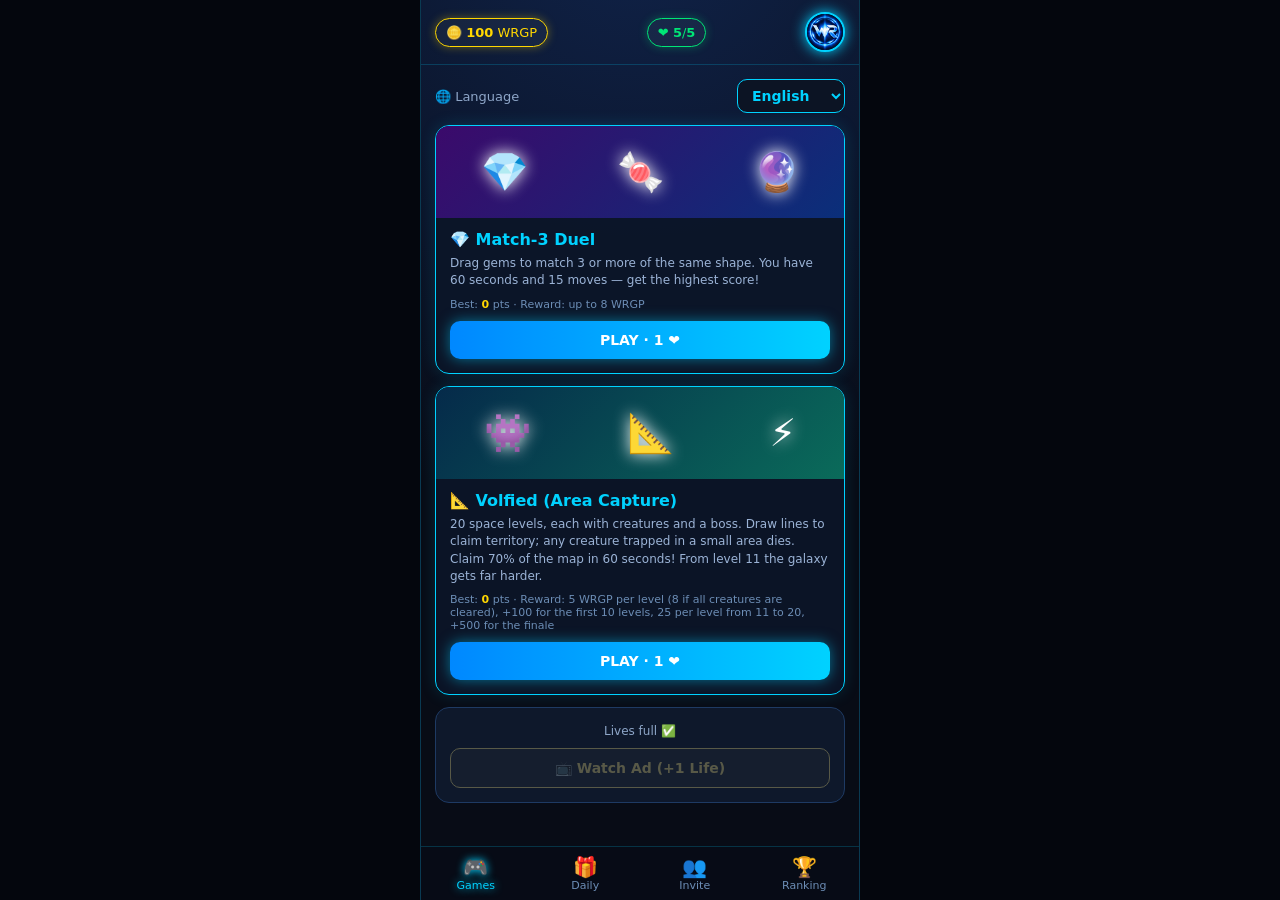
<file: index.html>
<!DOCTYPE html>
<html lang="tr">
<head>
<meta charset="UTF-8">
<meta name="viewport" content="width=device-width,initial-scale=1,maximum-scale=1,user-scalable=no,viewport-fit=cover">
<title>WatchRec Game Center</title>
<script src="https://telegram.org/js/telegram-web-app.js"></script>
<!-- Monetag SDK -->
<script src='//libtl.com/sdk.js' data-zone='12011278' data-sdk='show_12011278'></script>
<!-- TADS SDK -->
<script src="https://w.tads.me/widget.js"></script>
<!-- LiteBits Ads SDK -->
<script src="https://ads.litebits.io/sdk/v1.js" async></script>
<link rel="icon" href="logo.png">
<link rel="stylesheet" href="style.css">
</head>
<body>
<div id="app">
  <header class="top">
    <div class="pill gold">🪙 <b id="bal">0</b> WRGP</div>
    <div class="pill green">❤️ <b id="lives">5</b>/<b id="livesMax">5</b></div>
    <img class="avatar" id="avatar" src="logo.png" alt="WatchRec">
  </header>

  <main>
    <div class="langbar"><span data-i18n="lang_title"></span><select id="langSel" aria-label="Language"></select></div>
    <!-- SEKME 1: OYUNLAR -->
    <section id="tab-games" class="tab active">
      <div class="gcard">
        <div class="cover c1"><span>💎</span><span>🍬</span><span>🔮</span></div>
        <div class="gbody">
          <h3 data-i18n="m3_title"></h3>
          <p data-i18n="m3_desc"></p>
          <div class="meta" data-i18n-html="m3_meta"></div>
          <button class="btn primary" data-play="m3" data-i18n="play"></button>
        </div>
      </div>
      <div class="gcard">
        <div class="cover c2"><span>👾</span><span>📐</span><span>⚡</span></div>
        <div class="gbody">
          <h3 data-i18n="vf_title"></h3>
          <p data-i18n="vf_desc"></p>
          <div class="meta" data-i18n-html="vf_meta"></div>
          <button class="btn primary" data-play="vf" data-i18n="play"></button>
        </div>
      </div>
      <div class="card" id="adBox">
        <p id="lifeTimer" class="muted"></p>
        <button class="btn gold" id="adBtn" data-i18n="ad_life"></button>
      </div>
    </section>

    <!-- SEKME 2: GÜNLÜK ÖDÜL -->
    <section id="tab-daily" class="tab">
      <div class="card">
        <h2 data-i18n="daily_title"></h2>
        <p class="muted" data-i18n="daily_desc"></p>
        <div class="streak" id="streak"></div>
        <button class="btn primary" id="claimBtn"></button>
      </div>
    </section>

    <!-- SEKME 3: DAVET -->
    <section id="tab-invite" class="tab">
      <div class="card">
        <h2 data-i18n="inv_title"></h2>
        <p class="muted" data-i18n-html="inv_desc"></p>
        <div class="linkbox" id="refLink"></div>
        <div class="row">
          <button class="btn primary" id="copyBtn" data-i18n="copy"></button>
          <button class="btn" id="shareBtn" data-i18n="share"></button>
        </div>
        <p class="muted" style="margin-top:12px" data-i18n-html="inv_count"></p>
        <h3 class="listhead" data-i18n="inv_list_title"></h3>
        <div id="invList"></div>
      </div>
    </section>

    <!-- SEKME 4: SIRALAMA -->
    <section id="tab-board" class="tab">
      <div class="card">
        <h2 data-i18n="board_title"></h2>
        <div id="boardList"></div>
      </div>
    </section>
  </main>

  <nav class="nav">
    <button class="active" data-tab="games"><i>🎮</i><span data-i18n="nav_games"></span></button>
    <button data-tab="daily"><i>🎁</i><span data-i18n="nav_daily"></span></button>
    <button data-tab="invite"><i>👥</i><span data-i18n="nav_invite"></span></button>
    <button data-tab="board"><i>🏆</i><span data-i18n="nav_board"></span></button>
  </nav>

  <!-- OYUN EKRANI -->
  <div id="game" class="overlay hidden">
    <div class="gbar">
      <button id="gQuit">✕</button>
      <div id="gTitle"></div>
      <div id="gInfo"></div>
    </div>
    <div class="gstage" id="gstage"><canvas id="cv"></canvas></div>
    <div id="gHint" class="muted"></div>
  </div>

  <div id="modal" class="modal hidden"><div class="box" id="modalBox"></div></div>
  <div id="toast"></div>
</div>

<script src="i18n.js"></script>
<script src="match3.js"></script>
<script src="volfied.js"></script>
<script src="app.js"></script>
</body>
</html>
</file>
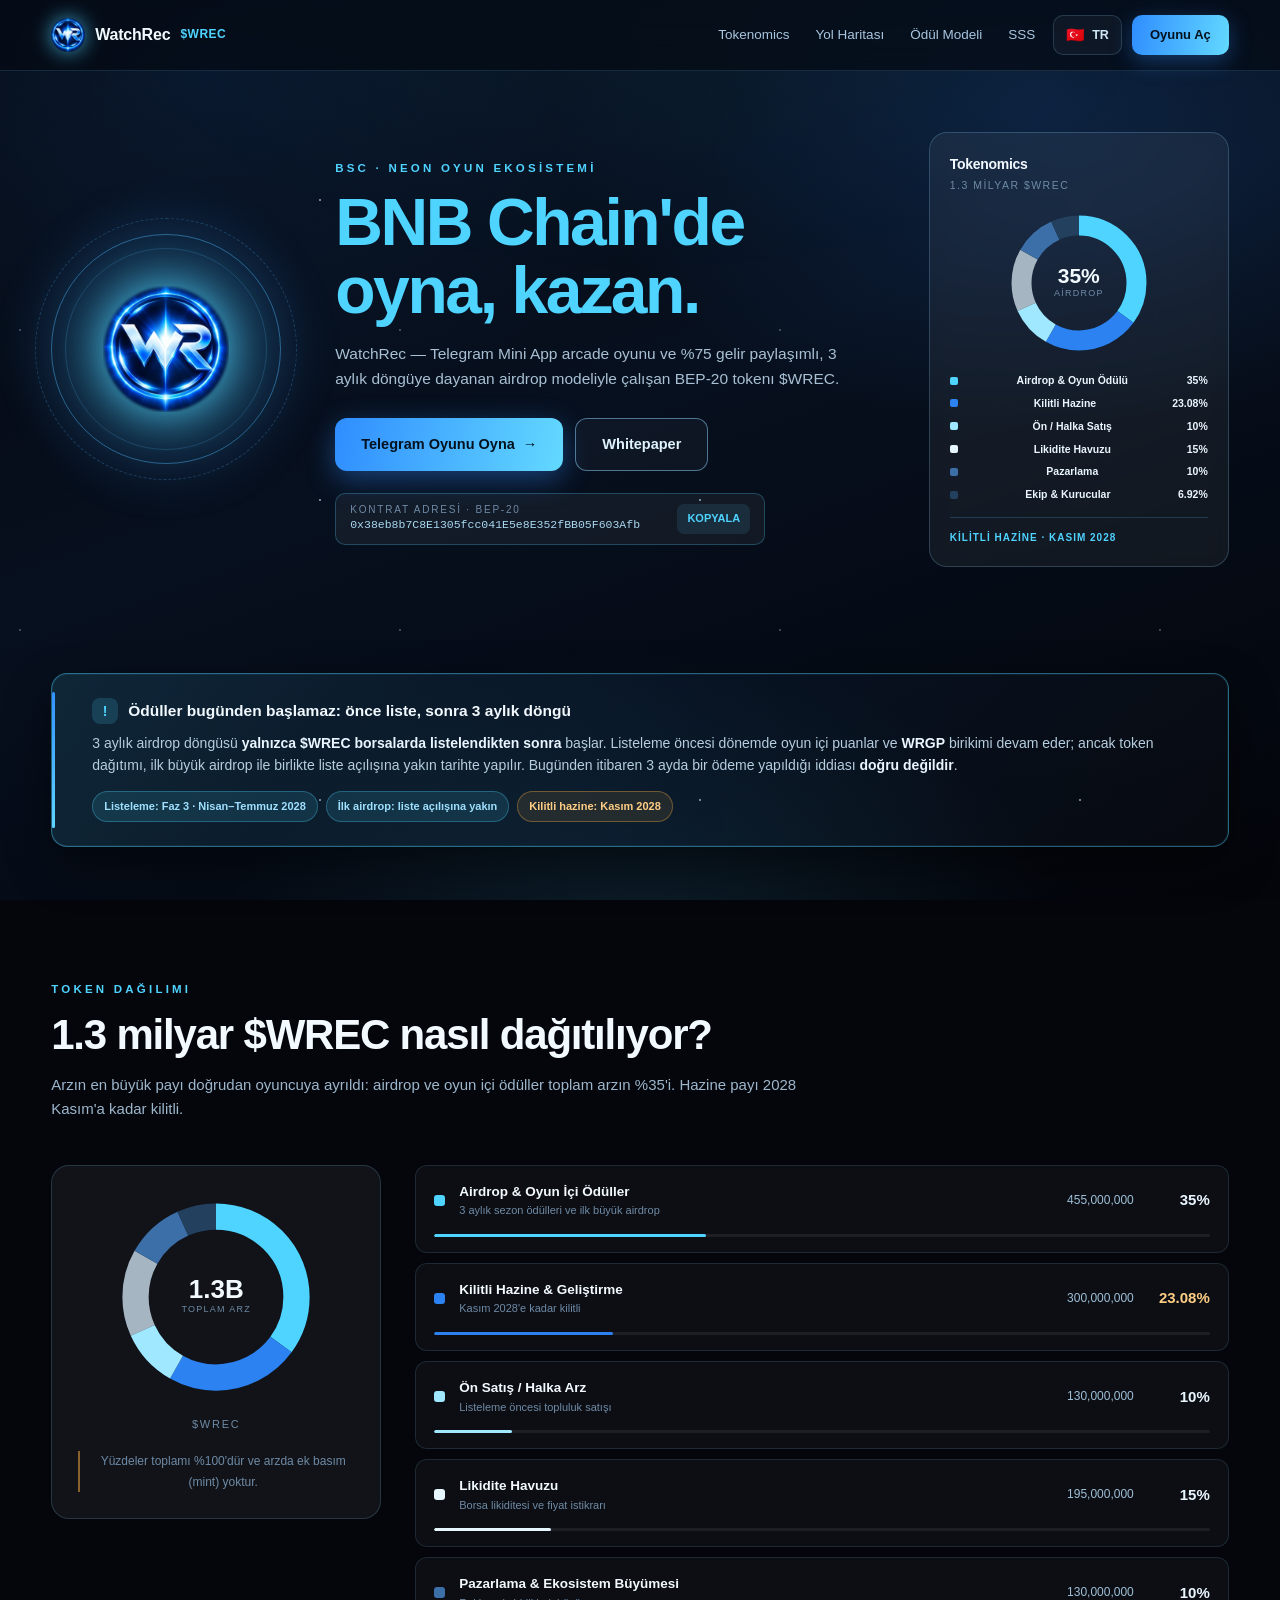
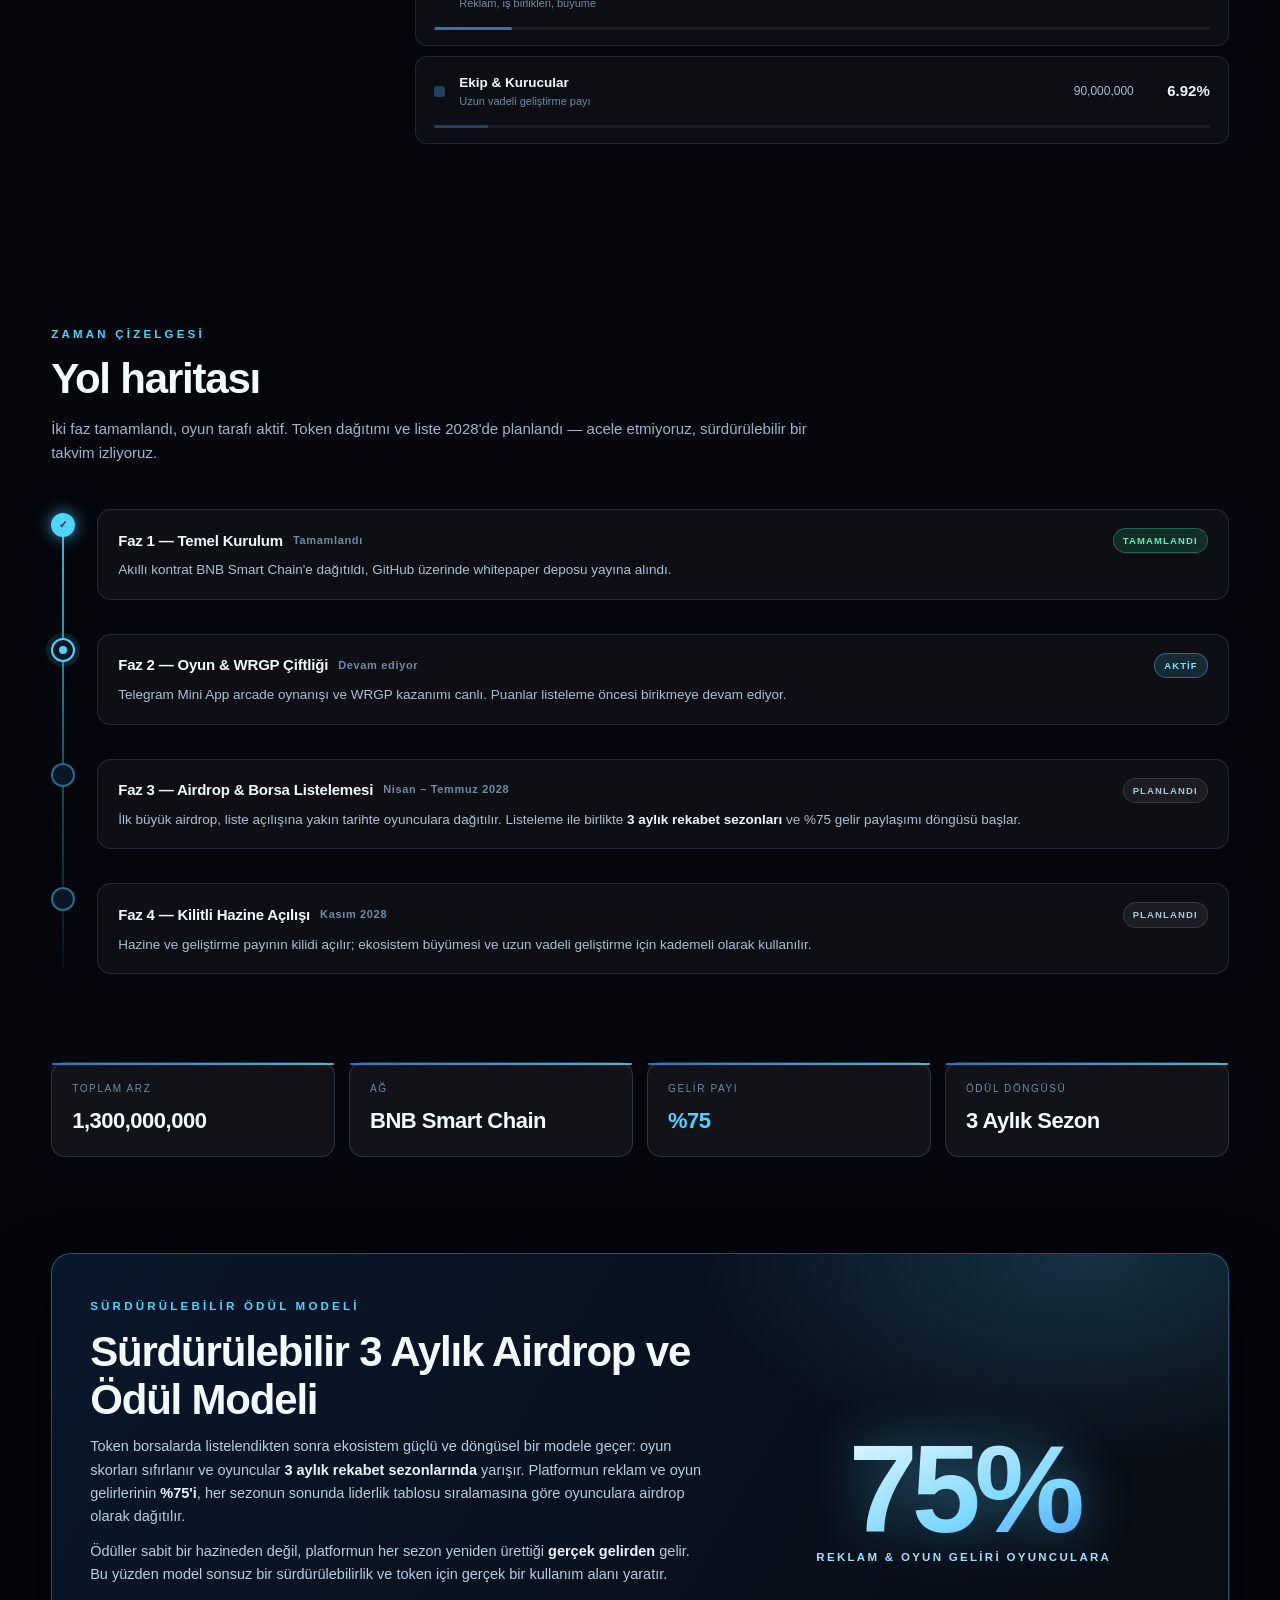
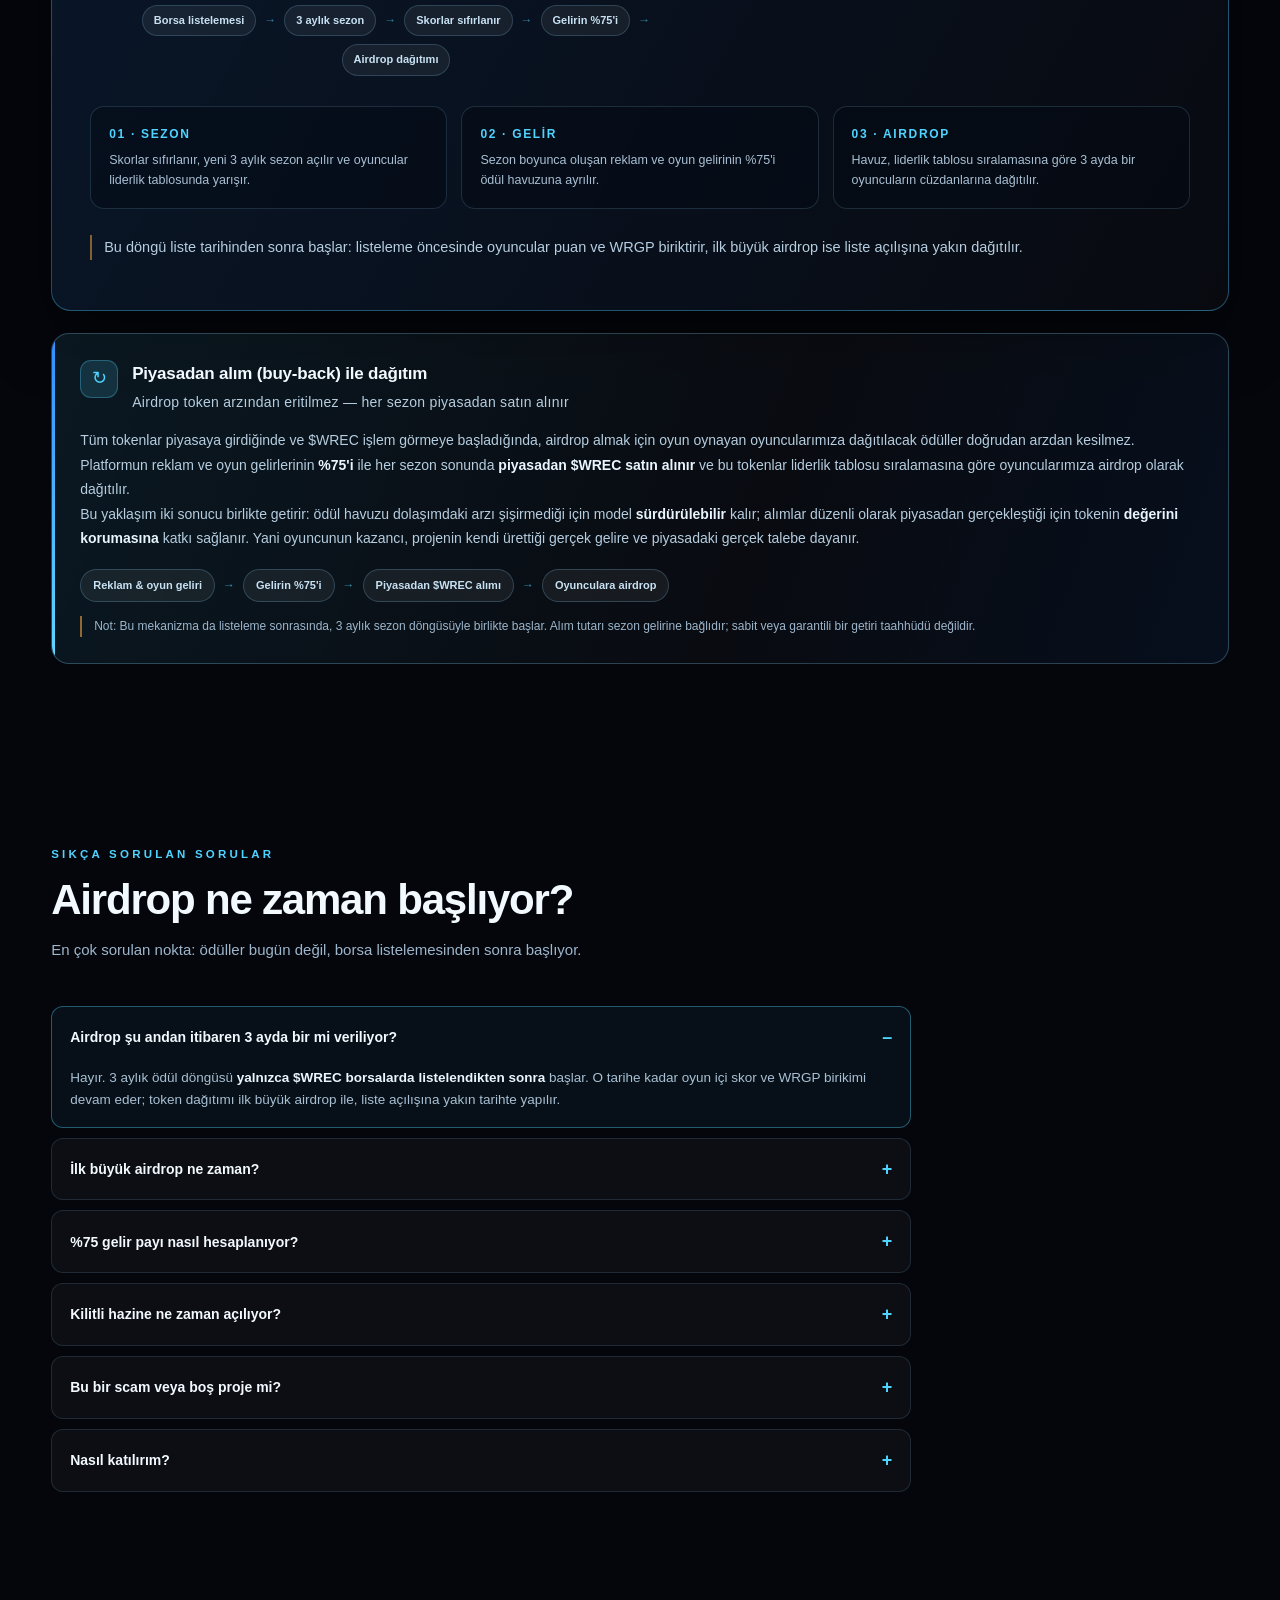
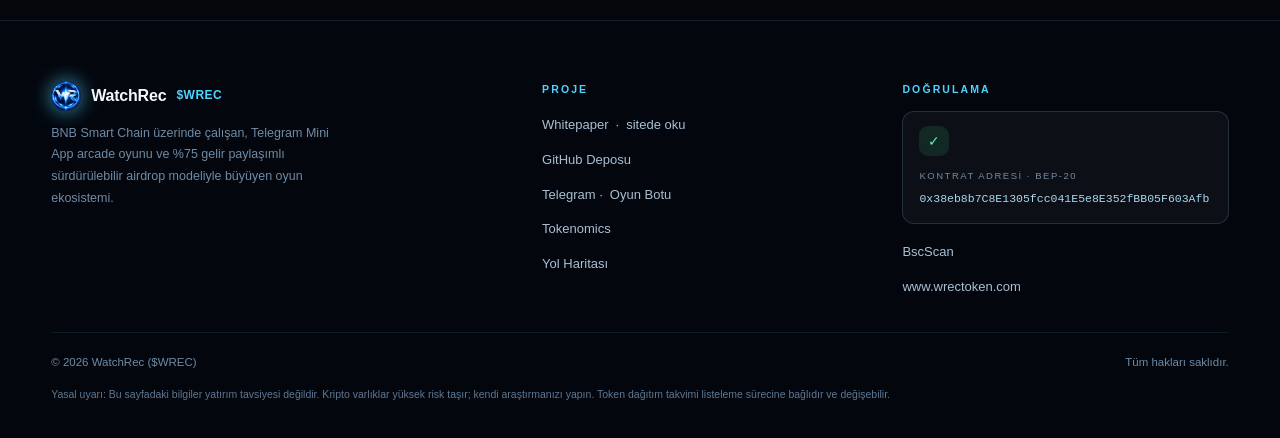
<file: website/index.html>
<!DOCTYPE html>
<html lang="tr" data-lang="tr">
<head>
<meta charset="utf-8">
<meta name="viewport" content="width=device-width,initial-scale=1">
<title>WatchRec ($WREC) — BNB Smart Chain'de Neon Oyun Ekosistemi</title>
<meta name="description" content="WatchRec ($WREC) — BNB Smart Chain üzerinde Telegram Mini App arcade oyunu ve %75 gelir paylaşımlı, sürdürülebilir 3 aylık airdrop modeli ve piyasadan alım (buy-back) ile dağıtım.">
<link rel="icon" href="wrec-logo.webp">
<style>
:root{
  --bg:#04060c;--bg2:#07101f;--neon:#4fd3ff;--blue:#2f8dff;--ice:#eaf6ff;
  --ink:#f2faff;--muted:#9db6cc;--dim:#6f8ba6;--ok:#37e0a0;
  --panel:rgba(255,255,255,.055);--line:rgba(143,214,255,.18);
  --grad:linear-gradient(100deg,#2f8dff,#63d9ff);
  --radius:16px;
}
*{box-sizing:border-box;margin:0;padding:0}
html{scroll-behavior:smooth;scroll-padding-top:80px}
body{
  font-family:-apple-system,BlinkMacSystemFont,"Segoe UI",Roboto,Helvetica,Arial,sans-serif;
  background:var(--bg);color:var(--ink);line-height:1.6;overflow-x:hidden;
  -webkit-font-smoothing:antialiased;
}
img{max-width:100%;display:block}
a{color:inherit;text-decoration:none}
button{font:inherit;color:inherit;cursor:pointer;border:0;background:none}
.wrap{width:min(1180px,92vw);margin:0 auto}
.mono{font-family:ui-monospace,Consolas,monospace}
.grad{background:linear-gradient(100deg,#fff 10%,#7fd8ff 55%,#2f8dff 100%);-webkit-background-clip:text;background-clip:text;color:transparent}
.muted{color:var(--muted)}

/* ---------- background layers ---------- */
.bgfx{position:fixed;inset:0;z-index:-2;background:
  radial-gradient(900px 600px at 15% 8%,rgba(47,141,255,.12),transparent 60%),
  radial-gradient(800px 520px at 82% 12%,rgba(47,141,255,.16),transparent 62%),
  radial-gradient(700px 500px at 50% 105%,rgba(79,211,255,.10),transparent 60%),
  linear-gradient(160deg,#04060c,#07101f 45%,#03050a);}
.stars{position:fixed;inset:0;z-index:-1;pointer-events:none;opacity:.55;
  background-image:
    radial-gradient(1.4px 1.4px at 20px 30px,#cfe9ff 50%,transparent 51%),
    radial-gradient(1.2px 1.2px at 140px 120px,#9fd6ff 50%,transparent 51%),
    radial-gradient(1px 1px at 260px 60px,#eaf6ff 50%,transparent 51%),
    radial-gradient(1.6px 1.6px at 320px 200px,#bfe6ff 50%,transparent 51%),
    radial-gradient(1px 1px at 90px 240px,#cfe9ff 50%,transparent 51%);
  background-size:380px 300px;background-repeat:repeat;}
.stars::after{content:"";position:absolute;inset:0;
  background:radial-gradient(60% 45% at 50% 0%,rgba(79,211,255,.10),transparent 70%);}

/* ---------- header ---------- */
header{position:fixed;top:0;left:0;right:0;z-index:50;
  background:rgba(5,10,20,.72);backdrop-filter:blur(14px);-webkit-backdrop-filter:blur(14px);
  border-bottom:1px solid rgba(105,200,255,.16);transition:background .3s}
header.solid{background:rgba(4,8,16,.94)}
.hd{display:flex;align-items:center;gap:18px;height:70px}
.brand{display:flex;align-items:center;gap:10px;font-weight:800;letter-spacing:-.2px}
.brand img{width:34px;height:34px;filter:drop-shadow(0 0 10px rgba(79,211,255,.75))}
.brand small{color:var(--neon);font-size:12px;font-weight:800;letter-spacing:.5px}
nav.links{display:flex;gap:26px;margin-left:auto}
nav.links a{font-size:13.5px;color:#a9c6e0;position:relative;padding:6px 0;transition:color .2s}
nav.links a::after{content:"";position:absolute;left:0;bottom:0;height:2px;width:0;background:var(--grad);transition:width .25s;border-radius:2px}
nav.links a:hover{color:#fff}
nav.links a:hover::after{width:100%}
.hd-right{display:flex;align-items:center;gap:10px;margin-left:auto}
nav.links+.hd-right{margin-left:0}
.btn-nav{display:inline-flex;align-items:center;gap:7px;padding:10px 18px;border-radius:10px;
  background:var(--grad);color:#04121f;font-weight:800;font-size:13px;
  box-shadow:0 6px 22px rgba(47,141,255,.35);transition:transform .2s,box-shadow .2s}
.btn-nav:hover{transform:translateY(-1px);box-shadow:0 10px 28px rgba(79,211,255,.5)}

/* language picker */
.lang{position:relative}
.lang-btn{display:flex;align-items:center;gap:7px;padding:9px 12px;border-radius:10px;
  border:1px solid var(--line);background:rgba(255,255,255,.04);font-size:12.5px;font-weight:700;color:#cfe6f7}
.lang-btn:hover{border-color:rgba(79,211,255,.55);color:#fff}
.lang-btn .flag{font-size:15px;line-height:1}
.lang-menu{position:absolute;top:calc(100% + 10px);right:0;min-width:186px;display:none;
  background:#081120;border:1px solid rgba(79,211,255,.22);border-radius:12px;padding:6px;
  box-shadow:0 20px 50px rgba(0,0,0,.65);z-index:60}
.lang-menu.open{display:block;animation:fade .18s ease}
.lang-menu button{display:flex;align-items:center;gap:10px;width:100%;padding:9px 10px;border-radius:8px;
  font-size:13px;color:#c3dcf0;text-align:left}
.lang-menu button:hover{background:rgba(79,211,255,.1);color:#fff}
.lang-menu button[aria-selected="true"]{background:rgba(79,211,255,.14);color:#7fe1ff;font-weight:700}
@keyframes fade{from{opacity:0;transform:translateY(-6px)}to{opacity:1;transform:translateY(0)}}
.burger{display:none;width:40px;height:40px;border:1px solid var(--line);border-radius:10px;
  align-items:center;justify-content:center;flex-direction:column;gap:4px}
.burger span{width:16px;height:2px;background:#cfe6f7;border-radius:2px;transition:.25s}
.burger.on span:nth-child(1){transform:translateY(6px) rotate(45deg)}
.burger.on span:nth-child(2){opacity:0}
.burger.on span:nth-child(3){transform:translateY(-6px) rotate(-45deg)}

/* ---------- buttons ---------- */
.btn{display:inline-flex;align-items:center;justify-content:center;gap:8px;
  padding:14px 26px;border-radius:12px;font-weight:800;font-size:14.5px;
  transition:transform .2s,box-shadow .2s,background .2s;white-space:nowrap}
.btn-primary{background:var(--grad);color:#04121f;box-shadow:0 8px 28px rgba(47,141,255,.4)}
.btn-primary:hover{transform:translateY(-2px);box-shadow:0 14px 38px rgba(79,211,255,.55)}
.btn-ghost{border:1px solid rgba(143,214,255,.5);color:#dff4ff;background:rgba(255,255,255,.03)}
.btn-ghost:hover{background:rgba(79,211,255,.1);border-color:var(--neon);transform:translateY(-2px)}
.btn-sm{padding:10px 16px;font-size:12.5px;border-radius:10px}

/* ---------- generic section ---------- */
section{position:relative;padding:88px 0}
.sec-head{max-width:760px;margin-bottom:44px}
.eyebrow{font-size:11.5px;letter-spacing:.28em;text-transform:uppercase;color:var(--neon);font-weight:800;display:inline-block;margin-bottom:12px}
h2{font-size:clamp(26px,3.4vw,42px);line-height:1.14;letter-spacing:-1.2px;font-weight:800;margin-bottom:14px}
.sec-head p{color:var(--muted);font-size:15px}
h3{font-size:clamp(16px,1.7vw,19px);font-weight:800;letter-spacing:-.3px;margin-bottom:8px}
.card{background:var(--panel);border:1px solid var(--line);border-radius:var(--radius);
  padding:26px;position:relative;overflow:hidden;transition:transform .3s,border-color .3s,box-shadow .3s}
.card::before{content:"";position:absolute;top:0;left:0;right:0;height:2px;background:var(--grad);opacity:.85}
.card:hover{transform:translateY(-4px);border-color:rgba(79,211,255,.45);box-shadow:0 20px 46px rgba(0,0,0,.5)}
.grid3{display:grid;grid-template-columns:repeat(3,1fr);gap:18px}

/* ---------- hero ---------- */
.hero{padding:132px 0 72px;position:relative}
.hero-grid{display:grid;grid-template-columns:250px 1fr 300px;gap:34px;align-items:center}
.orb{position:relative;width:230px;height:230px;display:grid;place-items:center}
.orb .halo{position:absolute;inset:-30px;border-radius:50%;
  background:radial-gradient(circle,rgba(79,211,255,.45),rgba(47,141,255,.1) 60%,transparent 72%);
  filter:blur(18px);animation:pulse 5s ease-in-out infinite}
.orb .ring{position:absolute;inset:0;border-radius:50%;border:1px solid rgba(79,184,255,.45)}
.orb .ring.r2{inset:-16px;border-style:dashed;border-color:rgba(79,184,255,.25);animation:spin 28s linear infinite}
.orb .ring.r3{inset:14px;border-color:rgba(79,184,255,.2)}
.orb img{width:126px;height:126px;position:relative;z-index:2;
  filter:drop-shadow(0 0 22px rgba(79,211,255,.85));animation:float 6s ease-in-out infinite}
@keyframes spin{to{transform:rotate(360deg)}}
@keyframes float{0%,100%{transform:translateY(-4px)}50%{transform:translateY(6px)}}
@keyframes pulse{0%,100%{opacity:.75;transform:scale(1)}50%{opacity:1;transform:scale(1.05)}}

.hero h1{font-size:clamp(38px,5.2vw,66px);line-height:1.02;letter-spacing:-2.4px;font-weight:800;margin-bottom:18px}
.hero h1 span{display:block;color:var(--neon)}
.hero .lead{color:#a9c0d4;font-size:15.5px;max-width:520px;margin-bottom:26px}
.hero .lead b{color:#dff4ff;font-weight:700}
.hero-btns{display:flex;gap:12px;flex-wrap:wrap;margin-bottom:22px}

.ca-box{display:flex;align-items:center;gap:10px;padding:10px 14px;border-radius:10px;
  background:rgba(255,255,255,.05);border:1px solid rgba(79,211,255,.26);max-width:430px}
.ca-box .ca-lbl{font-size:10px;letter-spacing:.18em;text-transform:uppercase;color:var(--dim);display:block;line-height:1.2}
.ca-box code{font-family:ui-monospace,Consolas,monospace;font-size:11.5px;color:#a9d8f0;
  overflow:hidden;text-overflow:ellipsis;white-space:nowrap;display:block}
.copy-btn{margin-left:auto;flex:none;font-size:11px;font-weight:800;color:var(--neon);
  padding:6px 10px;border-radius:7px;background:rgba(79,211,255,.1);transition:.2s}
.copy-btn:hover{background:rgba(79,211,255,.22);color:#fff}
.copy-btn.done{color:#04121f;background:var(--ok)}

/* tokenomics mini panel in hero */
.mini-panel{background:rgba(255,255,255,.055);border:1px solid rgba(143,214,255,.22);
  border-radius:18px;padding:20px;backdrop-filter:blur(8px)}
.mini-panel h3{font-size:14px;margin-bottom:2px}
.mini-panel .sub{font-size:10.5px;letter-spacing:.14em;text-transform:uppercase;color:var(--dim);margin-bottom:14px}
.donut{width:150px;height:150px;margin:0 auto 14px;position:relative}
.donut svg{transform:rotate(-90deg)}
.donut .mid{position:absolute;inset:0;display:grid;place-content:center;text-align:center}
.donut .mid b{font-size:21px;font-weight:800;display:block;line-height:1}
.donut .mid small{font-size:9px;letter-spacing:.14em;color:var(--dim);text-transform:uppercase}
.legend{list-style:none;font-size:10.5px;display:grid;gap:6px}
.legend li{display:flex;align-items:center;gap:7px;color:#b9cfe2}
.legend i{width:8px;height:8px;border-radius:2px;flex:none}
.legend span{margin-left:auto;color:#eaf6ff;font-weight:700;font-variant-numeric:tabular-nums}
.lock-tag{margin-top:14px;padding-top:12px;border-top:1px solid rgba(79,211,255,.2);
  font-size:10px;letter-spacing:.1em;color:var(--neon);font-weight:800;text-transform:uppercase}

/* stats strip */
.stats{display:grid;grid-template-columns:repeat(4,1fr);gap:14px;margin-top:56px}
.stat{background:var(--panel);border:1px solid var(--line);border-radius:14px;padding:18px 20px;position:relative}
.stat::before{content:"";position:absolute;top:0;left:0;right:0;height:2px;border-radius:2px;background:var(--grad);opacity:.8}
.stat small{font-size:10px;letter-spacing:.16em;text-transform:uppercase;color:var(--dim);display:block;margin-bottom:6px}
.stat b{font-size:clamp(17px,2vw,22px);font-weight:800;letter-spacing:-.5px}
.stat b.hi{color:var(--neon)}

/* ---------- notice / emphasis ---------- */
.notice{position:relative;margin-top:34px;border-radius:16px;padding:24px 26px;
  background:linear-gradient(100deg,rgba(79,211,255,.12),rgba(47,141,255,.05) 55%,rgba(255,255,255,.02));
  border:1px solid rgba(79,211,255,.42);box-shadow:0 0 0 1px rgba(79,211,255,.08) inset,0 18px 46px rgba(0,0,0,.45)}
.notice::after{content:"";position:absolute;left:0;top:18px;bottom:18px;width:3px;border-radius:3px;background:var(--grad)}
.notice .nt{display:flex;align-items:center;gap:10px;font-weight:800;font-size:15.5px;margin-bottom:8px;padding-left:14px}
.notice .nt .ico{width:26px;height:26px;flex:none;border-radius:8px;display:grid;place-items:center;
  background:rgba(79,211,255,.16);color:var(--neon);font-size:14px}
.notice p{color:#b6cee0;font-size:14px;padding-left:14px}
.notice p b{color:#eaf6ff}
.notice .chips{display:flex;gap:8px;flex-wrap:wrap;margin-top:14px;padding-left:14px}
.chip{font-size:11px;font-weight:800;padding:6px 11px;border-radius:999px;
  background:rgba(79,211,255,.12);border:1px solid rgba(79,211,255,.3);color:#9fe0ff}
.chip.warn{background:rgba(255,176,66,.1);border-color:rgba(255,176,66,.35);color:#ffce85}
/* ---------- tokenomics table ---------- */
.tok-grid{display:grid;grid-template-columns:330px 1fr;gap:34px;align-items:start}
.tok-donut{background:var(--panel);border:1px solid var(--line);border-radius:18px;padding:26px;text-align:center;position:sticky;top:96px}
.tok-donut .donut{width:210px;height:210px}
.tok-donut .mid b{font-size:26px}
.tok-donut .total{font-size:11px;letter-spacing:.16em;text-transform:uppercase;color:var(--dim);margin-top:6px}
.tok-rows{display:grid;gap:10px}
.tok-row{display:grid;grid-template-columns:auto 1fr auto auto;gap:14px;align-items:center;
  padding:15px 18px;border-radius:12px;background:rgba(255,255,255,.035);
  border:1px solid rgba(143,214,255,.13);transition:.25s}
.tok-row:hover{background:rgba(79,211,255,.08);border-color:rgba(79,211,255,.4);transform:translateX(3px)}
.tok-row .dot{width:11px;height:11px;border-radius:3px;flex:none}
.tok-row .name{font-size:13.5px;font-weight:700}
.tok-row .name em{display:block;font-style:normal;font-size:11px;color:var(--dim);font-weight:500}
.tok-row .amt{font-size:12px;color:#9fc0d8;font-variant-numeric:tabular-nums}
.tok-row .pct{font-size:15px;font-weight:800;min-width:62px;text-align:right;color:#eaf6ff;font-variant-numeric:tabular-nums}
.tok-row.locked .pct{color:#ffce85}
.tok-row .bar{grid-column:1/-1;height:3px;border-radius:3px;background:rgba(255,255,255,.07);overflow:hidden}
.tok-row .bar i{display:block;height:100%;border-radius:3px}
.tok-note{margin-top:18px;font-size:12px;color:var(--dim);border-left:2px solid rgba(255,176,66,.5);padding-left:12px;line-height:1.7}

/* ---------- roadmap ---------- */
.tl{position:relative;margin-top:20px}
.tl::before{content:"";position:absolute;left:11px;top:6px;bottom:6px;width:2px;
  background:linear-gradient(180deg,rgba(79,211,255,.9),rgba(79,211,255,.35) 55%,rgba(79,211,255,.06))}
.tl-item{position:relative;padding:0 0 34px 46px}
.tl-item:last-child{padding-bottom:0}
.tl-item .node{position:absolute;left:0;top:4px;width:24px;height:24px;border-radius:50%;
  background:#0a1626;border:2px solid rgba(79,211,255,.45);display:grid;place-items:center;
  font-size:10px;font-weight:800;color:var(--neon);z-index:2;transition:.3s}
.tl-item.done .node{background:var(--neon);color:#04121f;border-color:var(--neon);box-shadow:0 0 16px rgba(79,211,255,.7)}
.tl-item.active .node{border-color:var(--neon);box-shadow:0 0 0 5px rgba(79,211,255,.12)}
.tl-item.active .node::after{content:"";width:8px;height:8px;border-radius:50%;background:var(--neon);animation:pulse 2s infinite}
.tl-item .body{background:rgba(255,255,255,.04);border:1px solid rgba(143,214,255,.14);
  border-radius:14px;padding:18px 20px;transition:.3s}
.tl-item:hover .body{border-color:rgba(79,211,255,.4);background:rgba(79,211,255,.06)}
.tl-item.reveal{opacity:0;transform:translateY(18px)}
.tl-item.reveal.in{opacity:1;transform:none;transition:opacity .6s,transform .6s}
.tl-head{display:flex;align-items:center;gap:10px;flex-wrap:wrap;margin-bottom:6px}
.tl-head b{font-size:15px;font-weight:800;letter-spacing:-.2px}
.tl-head .when{font-size:11px;color:var(--dim);font-weight:700;letter-spacing:.06em}
.badge{font-size:9.5px;font-weight:800;letter-spacing:.12em;text-transform:uppercase;
  padding:4px 9px;border-radius:999px;margin-left:auto}
.badge.done{background:rgba(55,224,160,.14);color:#5ff0b8;border:1px solid rgba(55,224,160,.34)}
.badge.act{background:rgba(79,211,255,.14);color:#7fe1ff;border:1px solid rgba(79,211,255,.4)}
.badge.next{background:rgba(255,255,255,.06);color:#a9c6e0;border:1px solid rgba(255,255,255,.12)}
.tl-item p{font-size:13.5px;color:#a9c0d4}
.tl-item p b{color:#eaf6ff}

/* ---------- revenue model ---------- */
.rev{position:relative;border-radius:20px;padding:38px;overflow:hidden;
  background:
    radial-gradient(600px 320px at 88% 0%,rgba(79,211,255,.18),transparent 65%),
    linear-gradient(120deg,rgba(47,141,255,.13),rgba(255,255,255,.02));
  border:1px solid rgba(79,211,255,.34);box-shadow:0 24px 60px rgba(0,0,0,.5)}
.rev-grid{display:grid;grid-template-columns:1.15fr .85fr;gap:36px;align-items:center}
.rev h2{margin-bottom:12px}
.rev p{color:#b6cee0;font-size:14.5px;margin-bottom:12px}
.rev p b{color:#eaf6ff}
.pct-hero{text-align:center;position:relative}
.pct-hero .num{font-size:clamp(72px,10vw,124px);font-weight:800;line-height:.85;letter-spacing:-6px;
  background:linear-gradient(160deg,#fff,#7fd8ff 60%,#2f8dff);-webkit-background-clip:text;background-clip:text;color:transparent;
  filter:drop-shadow(0 0 26px rgba(79,211,255,.45))}
.pct-hero .cap{font-size:11.5px;letter-spacing:.2em;text-transform:uppercase;color:#9fe0ff;font-weight:800;margin-top:6px}
.cycle{display:flex;align-items:center;gap:8px;justify-content:center;margin-top:18px;flex-wrap:wrap}
.cycle span{font-size:11px;font-weight:700;padding:6px 11px;border-radius:999px;
  background:rgba(255,255,255,.06);border:1px solid rgba(143,214,255,.2);color:#c8e2f4}
.cycle i{color:rgba(79,211,255,.6);font-style:normal;font-size:12px}
.rev-steps{display:grid;grid-template-columns:repeat(3,1fr);gap:14px;margin-top:30px}
.step{background:rgba(4,10,20,.5);border:1px solid rgba(143,214,255,.16);border-radius:14px;padding:18px}
.step b{display:block;font-size:12px;color:var(--neon);letter-spacing:.14em;text-transform:uppercase;margin-bottom:6px}
.step p{font-size:12.5px;color:#a9c0d4;margin:0}

/* ------ buy-back kartı --- */
.buyback{margin-top:22px;border-radius:18px;padding:26px 28px;position:relative;overflow:hidden;
  background:linear-gradient(110deg,rgba(79,211,255,.09),rgba(255,255,255,.022) 60%,rgba(47,141,255,.07));
  border:1px solid rgba(143,214,255,.26)}
.buyback::before{content:"";position:absolute;left:0;top:0;bottom:0;width:3px;background:var(--grad);border-radius:3px}
.bb-head{display:flex;gap:14px;align-items:flex-start;margin-bottom:14px}
.bb-ico{width:38px;height:38px;flex:none;border-radius:11px;display:grid;place-items:center;font-size:18px;
  background:rgba(79,211,255,.14);border:1px solid rgba(79,211,255,.3);color:var(--neon)}
.bb-head h3{font-size:17px;font-weight:800;letter-spacing:-.2px;margin-bottom:3px}
.bb-head p{font-size:12px;color:var(--dim);margin:0;letter-spacing:.02em}
.buyback p{color:#b6cee0;font-size:14px;line-height:1.75}
.buyback p b{color:#eaf6ff}
.bb-flow{display:flex;align-items:center;gap:8px;flex-wrap:wrap;margin:18px 0 14px}
.bb-flow span{font-size:11px;font-weight:700;padding:7px 12px;border-radius:999px;
  background:rgba(255,255,255,.06);border:1px solid rgba(143,214,255,.22);color:#c8e2f4}
.bb-flow i{color:rgba(79,211,255,.65);font-style:normal;font-size:12px}
.bb-note{border-left:2px solid rgba(255,176,66,.55);padding-left:12px;font-size:12px!important;color:var(--muted)!important}

/* ---------- FAQ ---------- */
.faq{display:grid;gap:10px;max-width:860px}
details{background:rgba(255,255,255,.035);border:1px solid rgba(143,214,255,.14);border-radius:12px;overflow:hidden;transition:.25s}
details[open]{border-color:rgba(79,211,255,.38);background:rgba(79,211,255,.05)}
summary{padding:16px 18px;font-size:14px;font-weight:700;cursor:pointer;list-style:none;
  display:flex;align-items:center;gap:10px}
summary::-webkit-details-marker{display:none}
summary::after{content:"+";margin-left:auto;color:var(--neon);font-size:18px;font-weight:800;transition:.25s}
details[open] summary::after{content:"–"}
details p{padding:0 18px 16px;font-size:13.5px;color:#a9c0d4}
details p b{color:#eaf6ff}
/* ---------- footer ---------- */
footer{padding:60px 0 34px;border-top:1px solid rgba(79,211,255,.14);margin-top:40px;background:rgba(4,8,16,.55)}
.foot-grid{display:grid;grid-template-columns:1.4fr 1fr 1fr;gap:34px;margin-bottom:34px}
.foot-brand p{font-size:12.5px;color:var(--dim);margin:12px 0 0;max-width:300px;line-height:1.75}
.foot-brand .brand img{width:30px;height:30px}
footer h4{font-size:10.5px;letter-spacing:.2em;text-transform:uppercase;color:var(--neon);margin-bottom:14px;font-weight:800}
footer ul{list-style:none;display:grid;gap:9px}
footer ul a,footer ul span{font-size:13px;color:#a9c0d4;transition:.2s;display:inline-flex;align-items:center;gap:7px}
footer ul a:hover{color:#fff;transform:translateX(2px)}
.verify{margin-top:6px;background:rgba(255,255,255,.04);border:1px solid rgba(143,214,255,.16);
  border-radius:12px;padding:14px 16px;display:flex;align-items:center;gap:12px;flex-wrap:wrap}
.verify .vi{width:30px;height:30px;flex:none;border-radius:9px;display:grid;place-items:center;
  background:rgba(55,224,160,.12);color:#5ff0b8;font-size:14px}
.verify small{font-size:9.5px;letter-spacing:.16em;text-transform:uppercase;color:var(--dim);display:block}
.verify code{font-family:ui-monospace,Consolas,monospace;font-size:11.5px;color:#a9d8f0;word-break:break-all}
.foot-bottom{display:flex;align-items:center;justify-content:space-between;gap:14px;flex-wrap:wrap;
  padding-top:20px;border-top:1px solid rgba(79,211,255,.1);font-size:11.5px;color:var(--dim)}
.foot-bottom a{color:#7fd8ff}
.disclaimer{font-size:10.5px;color:#5f7893;line-height:1.7;margin-top:14px;max-width:900px}

/* ---------- toast ---------- */
.toast{position:fixed;left:50%;bottom:28px;transform:translate(-50%,20px);z-index:99;
  background:#0a1a2e;border:1px solid rgba(79,211,255,.5);color:#dff4ff;font-size:12.5px;font-weight:700;
  padding:11px 20px;border-radius:999px;box-shadow:0 14px 40px rgba(0,0,0,.6);opacity:0;pointer-events:none;transition:.3s}
.toast.show{opacity:1;transform:translate(-50%,0)}

/* ---------- responsive ---------- */
@media(max-width:1080px){
  .hero-grid{grid-template-columns:1fr 300px;gap:26px}
  .orb{display:none}
  .tok-grid{grid-template-columns:280px 1fr}
}
@media(max-width:900px){
  nav.links{display:none}
  .burger{display:flex}
  nav.links.open{display:flex;position:absolute;top:70px;left:0;right:0;flex-direction:column;gap:0;
    background:#081120;border-bottom:1px solid rgba(79,211,255,.16);padding:8px 20px 14px;margin:0}
  nav.links.open a{padding:12px 2px;border-bottom:1px solid rgba(255,255,255,.04)}
  .btn-nav{display:none}
  .hero-grid{grid-template-columns:1fr}
  .mini-panel{max-width:340px;margin:0 auto}
  .grid3{grid-template-columns:1fr}
  .stats{grid-template-columns:repeat(2,1fr)}
  .tok-grid{grid-template-columns:1fr}
  .tok-donut{position:static;max-width:340px;margin:0 auto 8px}
  .rev-grid{grid-template-columns:1fr;gap:22px}
  .rev-steps{grid-template-columns:1fr}
  .foot-grid{grid-template-columns:1fr 1fr}
  .foot-brand{grid-column:1/-1}
}
@media(max-width:620px){
  section{padding:62px 0}
  .hero{padding:112px 0 52px}
  .hd{gap:10px}
  .brand small{display:none}
  .stats{grid-template-columns:1fr 1fr;gap:10px}
  .stat{padding:14px}
  .rev{padding:24px 20px}
  .buyback{padding:20px 18px}
  .tok-row{grid-template-columns:auto 1fr auto;gap:10px}
  .tok-row .amt{display:none}
  .hero-btns .btn{flex:1 1 100%}
  .foot-grid{grid-template-columns:1fr}
  .lang-btn .lbl{display:none}
  .lang-menu{right:-6px}
  .notice{padding:18px}
}
@media(prefers-reduced-motion:reduce){
  *{animation:none!important;transition:none!important}
  html{scroll-behavior:auto}
}

/* ===== WHITEPAPER OVERLAY ===== */
body.wp-lock{overflow:hidden}
.wp-overlay{position:fixed;inset:0;z-index:9500;overflow-y:auto;-webkit-overflow-scrolling:touch;display:none;
  background:radial-gradient(circle at 50% -10%,#0b1c33 0%,#050a14 52%,#02040a 100%)}
.wp-overlay.open{display:block;animation:wpfade .22s ease}
@keyframes wpfade{from{opacity:0}to{opacity:1}}
.wp-bar{position:sticky;top:0;z-index:3;display:flex;align-items:center;gap:12px;padding:12px 18px;
  background:rgba(6,11,21,.88);-webkit-backdrop-filter:blur(14px);backdrop-filter:blur(14px);
  border-bottom:1px solid rgba(105,200,255,.22)}
.wp-bar img{width:34px;height:34px;border-radius:50%;flex:0 0 auto}
.wp-bar b{color:#eaf6ff;font-size:15px;letter-spacing:.2px}
.wp-bar span.wp-tag{color:#6f8ba6;font-size:11.5px;letter-spacing:1.4px}
.wp-x{margin-left:auto;display:inline-flex;align-items:center;gap:7px;cursor:pointer;
  background:rgba(255,255,255,.05);border:1px solid rgba(140,210,255,.3);color:#cfeeff;
  font:inherit;font-size:13px;font-weight:600;padding:8px 14px;border-radius:999px}
.wp-x:hover{background:rgba(95,200,255,.16);border-color:rgba(140,210,255,.6)}
.wp-doc{max-width:880px;margin:0 auto;padding:40px 22px 96px;color:#b9cee0;line-height:1.78;font-size:15.5px}
.wp-kicker{color:#4fd3ff;font-size:11.5px;letter-spacing:2.4px;margin:0 0 10px;text-transform:uppercase}
.wp-doc h1{color:#f4fbff;font-size:clamp(26px,4vw,38px);line-height:1.2;margin:0 0 14px;letter-spacing:-.6px}
.wp-doc h3{color:#eaf6ff;font-size:18.5px;margin:34px 0 10px;padding-left:12px;border-left:3px solid #3fa9ff}
.wp-doc p{margin:0 0 12px}
.wp-doc ul{margin:0 0 14px;padding-left:20px}
.wp-doc li{margin:0 0 8px}
.wp-doc b{color:#e2f3ff}
.wp-tbl{width:100%;border-collapse:collapse;font-size:14px;margin:8px 0 14px}
.wp-tbl th{color:#7f9db8;font-size:11.5px;letter-spacing:1.2px;text-transform:uppercase;font-weight:600}
.wp-tbl th,.wp-tbl td{padding:9px 10px;border-bottom:1px solid rgba(110,160,210,.18);text-align:left;vertical-align:top}
.wp-tbl td:nth-child(2),.wp-tbl td:nth-child(3),.wp-tbl th:nth-child(2),.wp-tbl th:nth-child(3){text-align:right;white-space:nowrap}
.wp-tbl tr:last-child td{border-bottom:none;color:#eaf6ff;font-weight:700}
.wp-card{border:1px solid rgba(95,200,255,.25);background:linear-gradient(180deg,rgba(30,60,100,.34),rgba(12,24,44,.34));
  border-radius:16px;padding:16px 20px;margin:18px 0}
.wp-card p:last-child{margin:0}
.wp-link{color:#8fdcff;text-decoration:none;border-bottom:1px dotted rgba(143,220,255,.5)}
.wp-toc{display:flex;flex-wrap:wrap;gap:8px;margin:20px 0 8px}
.wp-toc a{font-size:12.5px;color:#bdeaff;text-decoration:none;padding:7px 13px;border-radius:999px;
  border:1px solid rgba(110,180,235,.28);background:rgba(255,255,255,.04)}
.wp-toc a:hover{border-color:rgba(140,210,255,.6);background:rgba(95,200,255,.12)}
.wp-top{position:fixed;right:18px;bottom:18px;z-index:4}
@media(max-width:640px){.wp-doc{font-size:15px;padding:28px 16px 90px}.wp-bar span.wp-tag{display:none}}

</style>
</head>
<body>
<div class="bgfx"></div>
<div class="stars"></div>
<header id="hd">
  <div class="wrap hd">
    <a href="#top" class="brand">
      <img src="wrec-logo.webp" alt="WatchRec logo" width="34" height="34">
      <span>WatchRec</span><small>$WREC</small>
    </a>
    <nav class="links" id="nav">
      <a href="#tokenomics" data-i18n="nav.tok">Tokenomics</a>
      <a href="#roadmap" data-i18n="nav.road">Yol Haritası</a>
      <a href="#odul" data-i18n="nav.rev">Ödül Modeli</a>
      <a href="#sss" data-i18n="nav.faq">SSS</a>
    </nav>
    <div class="hd-right">
      <div class="lang" id="lang">
        <button class="lang-btn" id="langBtn" aria-haspopup="listbox" aria-expanded="false">
          <span class="flag" id="langFlag">🇹🇷</span><span class="lbl" id="langLbl">TR</span>
        </button>
        <div class="lang-menu" id="langMenu" role="listbox"></div>
      </div>
      <a class="btn-nav" href="https://t.me/WatchRecGameBot" target="_blank" rel="noopener" data-i18n="nav.play">Oyunu Aç</a>
      <button class="burger" id="burger" aria-label="Menü"><span></span><span></span><span></span></button>
    </div>
  </div>
</header>

<main id="top">
<section class="hero">
  <div class="wrap">
    <div class="hero-grid">
      <div class="orb" aria-hidden="true">
        <div class="halo"></div><div class="ring r2"></div><div class="ring"></div><div class="ring r3"></div>
        <img src="wrec-logo.webp" alt="" width="176" height="176">
      </div>

      <div>
        <span class="eyebrow" data-i18n="hero.tag">BSC · NEON OYUN EKOSİSTEMİ</span>
        <h1><span data-i18n="hero.h1a">BNB Chain'de</span><span class="accent" data-i18n="hero.h1b">oyna, kazan.</span></h1>
        <p class="lead" data-i18n="hero.lead">WatchRec — Telegram Mini App arcade oyunu ve %75 gelir paylaşımlı, 3 aylık döngüye dayanan airdrop modeliyle çalışan BEP-20 tokenı $WREC.</p>
        <div class="hero-btns">
          <a class="btn btn-primary" href="https://t.me/WatchRecGameBot" target="_blank" rel="noopener">
            <span data-i18n="hero.cta1">Telegram Oyunu Oyna</span><span aria-hidden="true">→</span>
          </a>
          <button class="btn btn-ghost" type="button" id="wpOpen" data-i18n="hero.cta2">Whitepaper</button>
        </div>
        <div class="ca-box">
          <div style="min-width:0">
            <span class="ca-lbl" data-i18n="hero.ca">Kontrat Adresi · BEP-20</span>
            <code id="caText">0x38eb8b7C8E1305fcc041E5e8E352fBB05F603Afb</code>
          </div>
          <button class="copy-btn" id="copyBtn" data-i18n="hero.copy">KOPYALA</button>
        </div>
      </div>

      <aside class="mini-panel">
        <h3 data-i18n="tok.title">Tokenomics</h3>
        <div class="sub" data-i18n="tok.total">1.3 MİLYAR $WREC</div>
        <div class="donut">
          <svg viewBox="0 0 120 120" width="150" height="150" aria-hidden="true">
            <circle cx="60" cy="60" r="46" fill="none" stroke="#0d1c30" stroke-width="16"/>
            <circle cx="60" cy="60" r="46" fill="none" stroke="#4fd3ff" stroke-width="16" stroke-dasharray="101.16 289.03"></circle>
            <circle cx="60" cy="60" r="46" fill="none" stroke="#2b82f0" stroke-width="16" stroke-dasharray="66.71 289.03" stroke-dashoffset="-101.16"></circle>
            <circle cx="60" cy="60" r="46" fill="none" stroke="#9fe8ff" stroke-width="16" stroke-dasharray="28.9 289.03" stroke-dashoffset="-167.87"></circle>
            <circle cx="60" cy="60" r="46" fill="none" stroke="#e6f7ff" stroke-opacity=".7" stroke-width="16" stroke-dasharray="43.35 289.03" stroke-dashoffset="-196.77"></circle>
            <circle cx="60" cy="60" r="46" fill="none" stroke="#3c6fa8" stroke-width="16" stroke-dasharray="28.9 289.03" stroke-dashoffset="-240.12"></circle>
            <circle cx="60" cy="60" r="46" fill="none" stroke="#23405e" stroke-width="16" stroke-dasharray="20.01 289.03" stroke-dashoffset="-269.02"></circle>
          </svg>
          <div class="mid"><b>35%</b><small data-i18n="tok.airdropShort">Airdrop</small></div>
        </div>
        <ul class="legend">
          <li><i style="background:#4fd3ff"></i><span data-i18n="tok.l1">Airdrop &amp; Oyun Ödülü</span><span>35%</span></li>
          <li><i style="background:#2b82f0"></i><span data-i18n="tok.l2">Kilitli Hazine</span><span>23.08%</span></li>
          <li><i style="background:#9fe8ff"></i><span data-i18n="tok.l3">Ön / Halka Satış</span><span>10%</span></li>
          <li><i style="background:#e6f7ff"></i><span data-i18n="tok.l4">Likidite Havuzu</span><span>15%</span></li>
          <li><i style="background:#3c6fa8"></i><span data-i18n="tok.l5">Pazarlama</span><span>10%</span></li>
          <li><i style="background:#23405e"></i><span data-i18n="tok.l6">Ekip &amp; Kurucular</span><span>6.92%</span></li>
        </ul>
        <div class="lock-tag" data-i18n="tok.lock">Kilitli hazine · Kasım 2028</div>
      </aside>
    </div>

  </div>
</section>

<section id="surec" style="padding:0 0 40px">
  <div class="wrap">
    <div class="notice">
      <div class="nt"><span class="ico" aria-hidden="true">!</span><span data-i18n="note.t">Ödüller bugünden başlamaz: önce liste, sonra 3 aylık döngü</span></div>
      <p data-i18n="note.p">3 aylık airdrop döngüsü <b>yalnızca $WREC borsalarda listelendikten sonra</b> başlar. Listeleme öncesi dönemde oyun içi puanlar ve <b>WRGP</b> birikimi devam eder; ancak token dağıtımı, ilk büyük airdrop ile birlikte liste açılışına yakın tarihte yapılır. Bugünden itibaren 3 ayda bir ödeme yapıldığı iddiası <b>doğru değildir</b>.</p>
      <div class="chips">
        <span class="chip" data-i18n="note.c1">Listeleme: Faz 3 · Nisan–Temmuz 2028</span>
        <span class="chip" data-i18n="note.c2">İlk airdrop: liste açılışına yakın</span>
        <span class="chip warn" data-i18n="note.c3">Kilitli hazine: Kasım 2028</span>
      </div>
    </div>
  </div>
</section>

<section id="tokenomics">
  <div class="wrap">
    <div class="sec-head">
      <span class="eyebrow" data-i18n="tok.eyebrow">TOKEN DAĞILIMI</span>
      <h2 data-i18n="tok.h2">1.3 milyar $WREC nasıl dağıtılıyor?</h2>
      <p data-i18n="tok.p">Arzın en büyük payı doğrudan oyuncuya ayrıldı: airdrop ve oyun içi ödüller toplam arzın %35'i. Hazine payı 2028 Kasım'a kadar kilitli.</p>
    </div>

    <div class="tok-grid">
      <div class="tok-donut">
        <div class="donut" style="width:210px;height:210px">
          <svg viewBox="0 0 120 120" width="210" height="210" aria-hidden="true">
            <circle cx="60" cy="60" r="46" fill="none" stroke="#0d1c30" stroke-width="15"/>
            <circle cx="60" cy="60" r="46" fill="none" stroke="#4fd3ff" stroke-width="15" stroke-dasharray="101.16 289.03"></circle>
            <circle cx="60" cy="60" r="46" fill="none" stroke="#2b82f0" stroke-width="15" stroke-dasharray="66.71 289.03" stroke-dashoffset="-101.16"></circle>
            <circle cx="60" cy="60" r="46" fill="none" stroke="#9fe8ff" stroke-width="15" stroke-dasharray="28.9 289.03" stroke-dashoffset="-167.87"></circle>
            <circle cx="60" cy="60" r="46" fill="none" stroke="#e6f7ff" stroke-opacity=".7" stroke-width="15" stroke-dasharray="43.35 289.03" stroke-dashoffset="-196.77"></circle>
            <circle cx="60" cy="60" r="46" fill="none" stroke="#3c6fa8" stroke-width="15" stroke-dasharray="28.9 289.03" stroke-dashoffset="-240.12"></circle>
            <circle cx="60" cy="60" r="46" fill="none" stroke="#23405e" stroke-width="15" stroke-dasharray="20.01 289.03" stroke-dashoffset="-269.02"></circle>
          </svg>
          <div class="mid"><b style="font-size:26px">1.3B</b><small data-i18n="tok.supply">Toplam Arz</small></div>
        </div>
        <div class="total">$WREC</div>
        <div class="tok-note" data-i18n="tok.note">Yüzdeler toplamı %100'dür ve arzda ek basım (mint) yoktur.</div>
      </div>

      <div class="tok-rows">
        <div class="tok-row">
          <i class="dot" style="background:#4fd3ff"></i>
          <div class="name"><span data-i18n="tok.r1">Airdrop &amp; Oyun İçi Ödüller</span><em data-i18n="tok.r1s">3 aylık sezon ödülleri ve ilk büyük airdrop</em></div>
          <div class="amt">455,000,000</div><div class="pct">35%</div>
          <div class="bar"><i style="width:35%;background:#4fd3ff"></i></div>
        </div>
        <div class="tok-row locked">
          <i class="dot" style="background:#2b82f0"></i>
          <div class="name"><span data-i18n="tok.r2">Kilitli Hazine &amp; Geliştirme</span><em data-i18n="tok.r2s">Kasım 2028'e kadar kilitli</em></div>
          <div class="amt">300,000,000</div><div class="pct">23.08%</div>
          <div class="bar"><i style="width:23.08%;background:#2b82f0"></i></div>
        </div>
        <div class="tok-row">
          <i class="dot" style="background:#9fe8ff"></i>
          <div class="name"><span data-i18n="tok.r3">Ön Satış / Halka Arz</span><em data-i18n="tok.r3s">Listeleme öncesi topluluk satışı</em></div>
          <div class="amt">130,000,000</div><div class="pct">10%</div>
          <div class="bar"><i style="width:10%;background:#9fe8ff"></i></div>
        </div>
        <div class="tok-row">
          <i class="dot" style="background:#e6f7ff"></i>
          <div class="name"><span data-i18n="tok.r4">Likidite Havuzu</span><em data-i18n="tok.r4s">Borsa likiditesi ve fiyat istikrarı</em></div>
          <div class="amt">195,000,000</div><div class="pct">15%</div>
          <div class="bar"><i style="width:15%;background:#e6f7ff"></i></div>
        </div>
        <div class="tok-row">
          <i class="dot" style="background:#3c6fa8"></i>
          <div class="name"><span data-i18n="tok.r5">Pazarlama &amp; Ekosistem Büyümesi</span><em data-i18n="tok.r5s">Reklam, iş birlikleri, büyüme</em></div>
          <div class="amt">130,000,000</div><div class="pct">10%</div>
          <div class="bar"><i style="width:10%;background:#3c6fa8"></i></div>
        </div>
        <div class="tok-row">
          <i class="dot" style="background:#23405e"></i>
          <div class="name"><span data-i18n="tok.r6">Ekip &amp; Kurucular</span><em data-i18n="tok.r6s">Uzun vadeli geliştirme payı</em></div>
          <div class="amt">90,000,000</div><div class="pct">6.92%</div>
          <div class="bar"><i style="width:6.92%;background:#23405e"></i></div>
        </div>
      </div>
    </div>
  </div>
</section>

<section id="roadmap">
  <div class="wrap">
    <div class="sec-head">
      <span class="eyebrow" data-i18n="road.eyebrow">ZAMAN ÇİZELGESİ</span>
      <h2 data-i18n="road.h2">Yol haritası</h2>
      <p data-i18n="road.p">İki faz tamamlandı, oyun tarafı aktif. Token dağıtımı ve liste 2028'de planlandı — acele etmiyoruz, sürdürülebilir bir takvim izliyoruz.</p>
    </div>

    <div class="tl">
      <div class="tl-item done">
        <div class="node" aria-hidden="true">✓</div>
        <div class="body">
          <div class="tl-head">
            <b data-i18n="road.p1">Faz 1 — Temel Kurulum</b>
            <span class="when" data-i18n="road.p1w">Tamamlandı</span>
            <span class="badge done" data-i18n="road.done">Tamamlandı</span>
          </div>
          <p data-i18n="road.p1d">Akıllı kontrat BNB Smart Chain'e dağıtıldı, GitHub üzerinde whitepaper deposu yayına alındı.</p>
        </div>
      </div>

      <div class="tl-item active">
        <div class="node" aria-hidden="true"></div>
        <div class="body">
          <div class="tl-head">
            <b data-i18n="road.p2">Faz 2 — Oyun &amp; WRGP Çiftliği</b>
            <span class="when" data-i18n="road.p2w">Devam ediyor</span>
            <span class="badge act" data-i18n="road.act">Aktif</span>
          </div>
          <p data-i18n="road.p2d">Telegram Mini App arcade oynanışı ve WRGP kazanımı canlı. Puanlar listeleme öncesi birikmeye devam ediyor.</p>
        </div>
      </div>

      <div class="tl-item">
        <div class="node" aria-hidden="true"></div>
        <div class="body">
          <div class="tl-head">
            <b data-i18n="road.p3">Faz 3 — Airdrop &amp; Borsa Listelemesi</b>
            <span class="when" data-i18n="road.p3w">Nisan – Temmuz 2028</span>
            <span class="badge next" data-i18n="road.next">Planlandı</span>
          </div>
          <p data-i18n="road.p3d">İlk büyük airdrop, liste açılışına yakın tarihte oyunculara dağıtılır. Listeleme ile birlikte <b>3 aylık rekabet sezonları</b> ve %75 gelir paylaşımı döngüsü başlar.</p>
        </div>
      </div>

      <div class="tl-item">
        <div class="node" aria-hidden="true"></div>
        <div class="body">
          <div class="tl-head">
            <b data-i18n="road.p4">Faz 4 — Kilitli Hazine Açılışı</b>
            <span class="when" data-i18n="road.p4w">Kasım 2028</span>
            <span class="badge next" data-i18n="road.next">Planlandı</span>
          </div>
          <p data-i18n="road.p4d">Hazine ve geliştirme payının kilidi açılır; ekosistem büyümesi ve uzun vadeli geliştirme için kademeli olarak kullanılır.</p>
        </div>
      </div>
    </div>
  </div>
</section>

<section id="ozet" style="padding:0 0 8px">
  <div class="wrap">
    <div class="stats" style="margin-top:0">
      <div class="stat"><small data-i18n="st.1">Toplam Arz</small><b>1,300,000,000</b></div>
      <div class="stat"><small data-i18n="st.2">Ağ</small><b>BNB Smart Chain</b></div>
      <div class="stat"><small data-i18n="st.3">Gelir Payı</small><b class="hi">%75</b></div>
      <div class="stat"><small data-i18n="st.4">Ödül Döngüsü</small><b data-i18n="st.4v">3 Aylık Sezon</b></div>
    </div>
  </div>
</section>

<section id="odul">
  <div class="wrap">
    <div class="rev">
      <span class="eyebrow" data-i18n="rev.eyebrow">SÜRDÜRÜLEBİLİR ÖDÜL MODELİ</span>
      <div class="rev-grid">
        <div>
          <h2 data-i18n="rev.h2">Sürdürülebilir 3 Aylık Airdrop ve Ödül Modeli</h2>
          <p data-i18n="rev.p1">Token borsalarda listelendikten sonra ekosistem güçlü ve döngüsel bir modele geçer: oyun skorları sıfırlanır ve oyuncular <b>3 aylık rekabet sezonlarında</b> yarışır. Platformun reklam ve oyun gelirlerinin <b>%75'i</b>, her sezonun sonunda liderlik tablosu sıralamasına göre oyunculara airdrop olarak dağıtılır.</p>
          <p data-i18n="rev.p2">Ödüller sabit bir hazineden değil, platformun her sezon yeniden ürettiği <b>gerçek gelirden</b> gelir. Bu yüzden model sonsuz bir sürdürülebilirlik ve token için gerçek bir kullanım alanı yaratır.</p>
          <div class="cycle">
            <span data-i18n="rev.c1">Borsa listelemesi</span><i aria-hidden="true">→</i>
            <span data-i18n="rev.c2">3 aylık sezon</span><i aria-hidden="true">→</i>
            <span data-i18n="rev.c3">Skorlar sıfırlanır</span><i aria-hidden="true">→</i>
            <span data-i18n="rev.c4">Gelirin %75'i</span><i aria-hidden="true">→</i>
            <span data-i18n="rev.c5">Airdrop dağıtımı</span>
          </div>
        </div>
        <div class="pct-hero">
          <div class="num">75%</div>
          <div class="cap" data-i18n="rev.cap">Reklam &amp; oyun geliri oyunculara</div>
        </div>
      </div>

      <div class="rev-steps">
        <div class="step">
          <b data-i18n="rev.s1t">01 · SEZON</b>
          <p data-i18n="rev.s1d">Skorlar sıfırlanır, yeni 3 aylık sezon açılır ve oyuncular liderlik tablosunda yarışır.</p>
        </div>
        <div class="step">
          <b data-i18n="rev.s2t">02 · GELİR</b>
          <p data-i18n="rev.s2d">Sezon boyunca oluşan reklam ve oyun gelirinin %75'i ödül havuzuna ayrılır.</p>
        </div>
        <div class="step">
          <b data-i18n="rev.s3t">03 · AIRDROP</b>
          <p data-i18n="rev.s3d">Havuz, liderlik tablosu sıralamasına göre 3 ayda bir oyuncuların cüzdanlarına dağıtılır.</p>
        </div>
      </div>

      <p class="tok-note" style="margin-top:26px" data-i18n="rev.after">Bu döngü liste tarihinden sonra başlar: listeleme öncesinde oyuncular puan ve WRGP biriktirir, ilk büyük airdrop ise liste açılışına yakın dağıtılır.</p>
    </div>

    <div class="buyback">
      <div class="bb-head">
        <span class="bb-ico" aria-hidden="true">↻</span>
        <div>
          <h3 data-i18n="bb.h">Piyasadan alım (buy-back) ile dağıtım</h3>
          <p data-i18n="bb.sub">Airdrop token arzından eritilmez — her sezon piyasadan satın alınır</p>
        </div>
      </div>
      <p data-i18n="bb.p1">Tüm tokenlar piyasaya girdiğinde ve $WREC işlem görmeye başladığında, airdrop almak için oyun oynayan oyuncularımıza dağıtılacak ödüller doğrudan arzdan kesilmez. Platformun reklam ve oyun gelirlerinin <b>%75'i</b> ile her sezon sonunda <b>piyasadan $WREC satın alınır</b> ve bu tokenlar liderlik tablosu sıralamasına göre oyuncularımıza airdrop olarak dağıtılır.</p>
      <p data-i18n="bb.p2">Bu yaklaşım iki sonucu birlikte getirir: ödül havuzu dolaşımdaki arzı şişirmediği için model <b>sürdürülebilir</b> kalır; alımlar düzenli olarak piyasadan gerçekleştiği için tokenin <b>değerini korumasına</b> katkı sağlanır. Yani oyuncunun kazancı, projenin kendi ürettiği gerçek gelire ve piyasadaki gerçek talebe dayanır.</p>
      <div class="bb-flow">
        <span data-i18n="bb.f1">Reklam &amp; oyun geliri</span><i aria-hidden="true">→</i>
        <span data-i18n="bb.f2">Gelirin %75'i</span><i aria-hidden="true">→</i>
        <span data-i18n="bb.f3">Piyasadan $WREC alımı</span><i aria-hidden="true">→</i>
        <span data-i18n="bb.f4">Oyunculara airdrop</span>
      </div>
      <p class="bb-note" data-i18n="bb.note">Not: Bu mekanizma da listeleme sonrasında, 3 aylık sezon döngüsüyle birlikte başlar. Alım tutarı sezon gelirine bağlıdır; sabit veya garantili bir getiri taahhüdü değildir.</p>
    </div>
  </div>
</section>

<section id="sss">
  <div class="wrap">
    <div class="sec-head">
      <span class="eyebrow" data-i18n="faq.eyebrow">SIKÇA SORULAN SORULAR</span>
      <h2 data-i18n="faq.h2">Airdrop ne zaman başlıyor?</h2>
      <p data-i18n="faq.p">En çok sorulan nokta: ödüller bugün değil, borsa listelemesinden sonra başlıyor.</p>
    </div>
    <div class="faq">
      <details open>
        <summary data-i18n="faq.q1">Airdrop şu andan itibaren 3 ayda bir mi veriliyor?</summary>
        <p data-i18n="faq.a1">Hayır. 3 aylık ödül döngüsü <b>yalnızca $WREC borsalarda listelendikten sonra</b> başlar. O tarihe kadar oyun içi skor ve WRGP birikimi devam eder; token dağıtımı ilk büyük airdrop ile, liste açılışına yakın tarihte yapılır.</p>
      </details>
      <details>
        <summary data-i18n="faq.q2">İlk büyük airdrop ne zaman?</summary>
        <p data-i18n="faq.a2">Yol haritasına göre listeleme <b>Faz 3</b> döneminde, Nisan–Temmuz 2028 aralığında planlanıyor. İlk büyük airdrop liste açılışına yakın dağıtılır; kesin tarih duyurulduğunda resmi kanallardan paylaşılır.</p>
      </details>
      <details>
        <summary data-i18n="faq.q3">%75 gelir payı nasıl hesaplanıyor?</summary>
        <p data-i18n="faq.a3">Platformun reklam ve oyun gelirlerinin %75'i her sezon sonunda ayrı bir ödül havuzuna aktarılır ve <b>liderlik tablosu sıralamasına</b> göre oyunculara dağıtılır. Kalan %25 geliştirme, altyapı ve pazarlama için kullanılır.</p>
      </details>
      <details>
        <summary data-i18n="faq.q4">Kilitli hazine ne zaman açılıyor?</summary>
        <p data-i18n="faq.a4">300.000.000 $WREC (toplam arzın %23,08'i) hazine ve geliştirme payı <b>Kasım 2028'e kadar kilitlidir</b> ve kademeli olarak açılır.</p>
      </details>
      <details>
        <summary data-i18n="faq.q5">Bu bir scam veya boş proje mi?</summary>
        <p data-i18n="faq.a5">Akıllı sözleşme BNB Smart Chain üzerinde yayınlandı, whitepaper GitHub'da açık ve kontrat adresi herkesin doğrulaması için sitede yayınlanıyor. Ödül modeli sabit bir vaat yerine <b>gerçek reklam ve oyun gelirine</b> bağlıdır.</p>
      </details>
      <details>
        <summary data-i18n="faq.q6">Nasıl katılırım?</summary>
        <p data-i18n="faq.a6">Telegram üzerinden <b>WatchRecGameBot</b> ile oyunu açman yeterli. Skorların sezona otomatik olarak işlenir; listeleme sonrası ödüller cüzdanına gönderilir.</p>
      </details>
    </div>
  </div>
</section>
</main>

<footer>
  <div class="wrap">
    <div class="foot-grid">
      <div class="foot-brand">
        <a href="#top" class="brand"><img src="wrec-logo.webp" alt="WatchRec logo" width="30" height="30"><span>WatchRec</span><small>$WREC</small></a>
        <p data-i18n="foot.about">BNB Smart Chain üzerinde çalışan, Telegram Mini App arcade oyunu ve %75 gelir paylaşımlı sürdürülebilir airdrop modeliyle büyüyen oyun ekosistemi.</p>
      </div>
      <div>
        <h4 data-i18n="foot.proj">Proje</h4>
        <ul>
          <li><a href="#whitepaper" id="wpOpenFoot"><span data-i18n="foot.wp">Whitepaper</span> · <span data-i18n="wp.local">sitede oku</span></a></li>
          <li><a href="https://github.com/azulfira01-art/Watchrec-Token" target="_blank" rel="noopener" data-i18n="foot.gh">GitHub Deposu</a></li>
          <li><a href="https://t.me/WatchRecGameBot" target="_blank" rel="noopener">Telegram · <span data-i18n="foot.game">Oyun Botu</span></a></li>
          <li><a href="#tokenomics" data-i18n="nav.tok">Tokenomics</a></li>
          <li><a href="#roadmap" data-i18n="nav.road">Yol Haritası</a></li>
        </ul>
      </div>
      <div>
        <h4 data-i18n="foot.ver">Doğrulama</h4>
        <div class="verify">
          <span class="vi" aria-hidden="true">✓</span>
          <div style="min-width:0">
            <small data-i18n="foot.ca">Kontrat Adresi · BEP-20</small>
            <code>0x38eb8b7C8E1305fcc041E5e8E352fBB05F603Afb</code>
          </div>
        </div>
        <ul style="margin-top:14px">
          <li><a href="https://bscscan.com/token/0x38eb8b7C8E1305fcc041E5e8E352fBB05F603Afb" target="_blank" rel="noopener">BscScan</a></li>
          <li><a href="https://www.wrectoken.com" target="_blank" rel="noopener">www.wrectoken.com</a></li>
        </ul>
      </div>
    </div>
    <div class="foot-bottom">
      <span>© <span id="yr">2026</span> WatchRec ($WREC)</span>
      <span data-i18n="foot.rights">Tüm hakları saklıdır.</span>
    </div>
    <p class="disclaimer" data-i18n="foot.disc">Yasal uyarı: Bu sayfadaki bilgiler yatırım tavsiyesi değildir. Kripto varlıklar yüksek risk taşır; kendi araştırmanızı yapın. Token dağıtım takvimi listeleme sürecine bağlıdır ve değişebilir.</p>
  </div>
</footer>

<div class="wp-overlay" id="wpOverlay" role="dialog" aria-modal="true" aria-labelledby="wpTitle" aria-hidden="true">
  <div class="wp-bar">
    <img src="wrec-logo.webp" alt="WatchRec logo" onerror="this.style.display='none'">
    <b>WatchRec</b><span class="wp-tag">$WREC · WHITEPAPER</span>
    <button class="wp-x" type="button" id="wpClose"><span aria-hidden="true">✕</span><span data-i18n="wp.close">Kapat</span></button>
  </div>

  <article class="wp-doc" id="wpTr">
    <p class="wp-kicker" data-i18n="wp.kick">Resmî doküman · v1.0 · 2026</p>
    <h1 id="wpTitle">$WREC (WatchRec) Resmî Whitepaper</h1>
    <p>WatchRec ($WREC), BNB Smart Chain (BEP-20) üzerinde çalışan, topluluk odaklı bir Web3 ekosistemidir. Telegram Mini App üzerinden oynanan atari (arcade) oyunları, topluluk görevleri ve ödül dağıtım mekanizmalarını birleştirerek ölçeklenebilir ve sürdürülebilir bir merkeziyetsiz ekosistem kurmayı hedefler.</p>

    <div class="wp-toc">
      <a href="#wp-1">1 · Özet</a><a href="#wp-2">2 · Tokenomics</a><a href="#wp-3">3 · Altyapı</a>
      <a href="#wp-4">4 · Yol Haritası</a><a href="#wp-5">5 · Ödül Modeli</a><a href="#wp-6">6 · Yasal Uyarı</a>
    </div>

    <h3 id="wp-1">1. Yönetici Özeti</h3>
    <p>WatchRec, oyun ile kazanç arasındaki bağı gerçek bir ürün üzerine kurar: oyuncular Telegram içindeki Mini App'e girer, arkada puan (WRGP) toplar ve token listelendikten sonra bu emek zincir üzerinde $WREC'ye dönüşür. Ekosistemin kalbi, platformun <b>reklam ve oyun gelirlerinin %75'inin</b> oyunculara dağıtılmasıdır. Böylece ödüller sabit bir hazineden eritilmez; her sezon yeniden üretilen gerçek gelirden karşılanır.</p>

    <h3 id="wp-2">2. Tokenomics ve Dağıtım</h3>
    <ul>
      <li><b>Token sembolü:</b> $WREC</li>
      <li><b>Toplam arz:</b> 1.300.000.000 $WREC</li>
      <li><b>Ağ:</b> BNB Smart Chain (BEP-20)</li>
      <li><b>Kontrat adresi:</b> <span style="font-family:Consolas,monospace;font-size:13.5px">0x38eb8b7C8E1305fcc041E5e8E352fBB05F603Afb</span></li>
    </ul>
    <table class="wp-tbl">
      <thead><tr><th>Dağıtım kalemi</th><th>Oran</th><th>Miktar</th></tr></thead>
      <tbody>
        <tr><td>Airdrop ve oyun içi ödüller</td><td>%35</td><td>455.000.000</td></tr>
        <tr><td>Kilitli hazine ve geliştirme <span style="color:#7f9db8">(Kasım 2028'e kadar kilitli)</span></td><td>%23,08</td><td>300.000.000</td></tr>
        <tr><td>Ön satış / halka satış</td><td>%10</td><td>130.000.000</td></tr>
        <tr><td>Likidite havuzu</td><td>%15</td><td>195.000.000</td></tr>
        <tr><td>Pazarlama ve ekosistem büyümesi</td><td>%10</td><td>130.000.000</td></tr>
        <tr><td>Ekip ve kurucular</td><td>%6,92</td><td>90.000.000</td></tr>
        <tr><td>Toplam</td><td>%100</td><td>1.300.000.000</td></tr>
      </tbody>
    </table>
    <p><b>Airdrop ve oyun içi ödüller (%35):</b> Telegram Mini App oyuncuları, topluluk görevlerini tamamlayanlar, lider tablosunda üst sıralarda yer alanlar ve davet programı için ayrılmıştır.</p>
    <p><b>Kilitli hazine ve geliştirme (%23,08):</b> Ekosistem istikrarı ve platform büyümesi için ayrılmıştır ve <b>Kasım 2028'e kadar kesin olarak kilitlidir</b>.</p>
    <p><b>Ön satış / halka satış (%10):</b> Erken destekçiler, başlangıç likiditesi ve topluluk ön satışı için kullanılır.</p>
    <p><b>Likidite havuzu (%15):</b> PancakeSwap ve planlanan merkezi borsa (CEX) listelenmelerinde işlem likiditesi sağlar.</p>
    <p><b>Pazarlama ve ekosistem büyümesi (%10):</b> Pazarlama kampanyaları, KOL iş birlikleri ve kullanıcı kazanımı içindir.</p>
    <p><b>Ekip ve kurucular (%6,92):</b> Çekirdek ekip ve geliştiricilerin uzun vadeli teknik altyapı çalışmalarını destekler.</p>

    <h3 id="wp-3">3. Ekosistem Mimarisi ve Altyapı</h3>
    <ul>
      <li><b>Telegram Mini App motoru:</b> Web3'e Telegram içinden anında erişim sağlayan oyun portalı.</li>
      <li><b>Akıllı kontrat katmanı:</b> BNB Smart Chain üzerinde BEP-20 standardında, düşük işlem ücreti ve yüksek işlem verimliliği sunan sözleşme.</li>
      <li><b>Web portalı:</b> Web3 bağlantılarına hazır şekilde yayınlanan tanıtım ve airdrop portalı.</li>
    </ul>

    <h3 id="wp-4">4. Yol Haritası</h3>
    <p><b>Faz 1 — Temel ve Lansman (tamamlandı):</b> Akıllı kontratın BNB Smart Chain'e dağıtımı, GitHub deposu ve whitepaper yayını, airdrop portalı ile Telegram Mini App entegrasyonu, BscScan token bilgisi ve logo doğrulaması.</p>
    <p><b>Faz 2 — Topluluk ve arcade genişlemesi (aktif):</b> Uygulama içi atari mekanikleri (Match-3, lider tablosu senkronizasyonu), ilk pazarlama ve KOL çalışmaları, topluluk görevleri ve <b>WRGP farming</b>.</p>
    <p><b>Faz 3 — Airdrop dağıtımı ve borsa listelenmeleri (Nisan 2028 – Temmuz 2028):</b> Oyunculara ve topluluk üyelerine <b>resmî airdrop dağıtımı</b>, PancakeSwap DEX ve CEX listelenmeleri, CoinGecko ve CoinMarketCap takibi, oyun içi puanların zincir üzerinde $WREC'ye dönüşümü. İlk büyük airdrop, <b>listeleme arifesinde</b> oyunculara dağıtılır.</p>
    <p><b>Faz 4 — Uzun vadeli ölçekleme (2028 sonu ve sonrası):</b> Genişletilmiş staking ve kullanım alanları, <b>Kasım 2028</b> hazine kilidinin açılması ve yeni nesil ekosistem geliştirmesi.</p>

    <h3 id="wp-5">5. Sürdürülebilir 3 Aylık Airdrop ve Ödül Modeli</h3>
    <p>Token borsalarda listelendikten sonra ekosistem güçlü bir döngüsel modele geçer. Oyun puanları sıfırlanır ve oyuncular <b>3 aylık rekabet sezonlarında</b> yarışır. Platformun tüm reklam ve oyun gelirlerinin <b>%75'i</b>, her 3 ayda bir lider tablosu sıralamasına göre oyunculara airdrop olarak dağıtılır.</p>
    <div class="wp-card">
      <p><b>Önemli:</b> Bu döngü <b>listeleme sonrasında</b> başlar; bugünden itibaren işleyen bir 3 aylık ödeme takvimi yoktur. Listeleme öncesinde oyuncular puan ve WRGP biriktirir; ilk büyük airdrop listeleme arifesinde yapılır.</p>
    </div>

    <p><b>Piyasadan alım ile dağıtım:</b> Tüm tokenlar piyasada işlem görmeye başladıktan sonra, airdrop almak için oyun oynayan oyunculara dağıtılan ödüller doğrudan arzdan kesilmez. Platform, reklam ve oyun gelirlerinin %75'i ile her sezon sonunda piyasadan $WREC satın alır ve bu tokenları liderlik tablosu sıralamasına göre oyunculara airdrop olarak dağıtır. Böylece ödül havuzu dolaşımdaki arzı şişirmez; model sürdürülebilir kalır ve düzenli piyasa alımları tokenin değerini korumasına katkı sağlar. Alım tutarı sezon gelirine bağlıdır; sabit veya garantili bir getiri taahhüdü değildir.</p>
<h3 id="wp-6">6. Yasal Uyarı</h3>
    <p>$WREC, WatchRec ekosistemi içinde kullanılmak üzere tasarlanmış bir kullanım (utility) tokenıdır. Kripto varlıklara katılım doğası gereği risk taşır. Web3 yatırımlarına katılmadan önce kendi araştırmanızı yapın (DYOR). Bu sayfadaki bilgiler yatırım tavsiyesi değildir.</p>

    <p style="margin-top:26px;color:#7f9db8;font-size:13px" data-i18n="wp.src">Kaynak: projenin GitHub deposundaki resmî WHITEPAPER.md dosyası. Orijinal metni her zaman depodan doğrulayabilirsiniz.</p>
    <p><a class="wp-link" href="https://github.com/azulfira01-art/Watchrec-Token/blob/main/WHITEPAPER.md" target="_blank" rel="noopener">Resmî İngilizce whitepaper'ı GitHub'da aç →</a></p>
  </article>
  <article class="wp-doc" id="wpEn" hidden lang="en">
    <p class="wp-kicker">OFFICIAL DOCUMENT · v1.0 · 2026</p>
    <h1>$WREC (WatchRec) Official Whitepaper</h1>
    <p>WatchRec ($WREC) is a community-driven Web3 ecosystem running on BNB Smart Chain (BEP-20). Built around interactive engagement through Telegram Mini Apps, it combines casual arcade gaming, community quests and reward distribution to create a scalable and sustainable decentralised ecosystem.</p>
    <h3>1. Executive Summary</h3>
    <p>WatchRec links play and earning through a real product: players open the Telegram Mini App, accumulate points (WRGP), and once the token is listed those points convert into on-chain $WREC. At the core of the ecosystem, <b>75% of all platform advertising and gaming revenue</b> is distributed to players, so rewards are not drained from a fixed treasury but paid from revenue generated anew every season.</p>
    <h3>2. Tokenomics &amp; Allocation</h3>
    <ul>
      <li><b>Symbol:</b> $WREC</li>
      <li><b>Total supply:</b> 1,300,000,000 $WREC</li>
      <li><b>Network:</b> BNB Smart Chain (BEP-20)</li>
      <li><b>Contract:</b> <span style="font-family:Consolas,monospace;font-size:13.5px">0x38eb8b7C8E1305fcc041E5e8E352fBB05F603Afb</span></li>
    </ul>
    <table class="wp-tbl">
      <thead><tr><th>Allocation</th><th>Share</th><th>Amount</th></tr></thead>
      <tbody>
        <tr><td>Airdrop &amp; in-game rewards</td><td>35%</td><td>455,000,000</td></tr>
        <tr><td>Locked treasury &amp; development <span style="color:#7f9db8">(locked until Nov 2028)</span></td><td>23.08%</td><td>300,000,000</td></tr>
        <tr><td>Pre-sale / public sale</td><td>10%</td><td>130,000,000</td></tr>
        <tr><td>Liquidity pool</td><td>15%</td><td>195,000,000</td></tr>
        <tr><td>Marketing &amp; ecosystem growth</td><td>10%</td><td>130,000,000</td></tr>
        <tr><td>Team &amp; founders</td><td>6.92%</td><td>90,000,000</td></tr>
        <tr><td>Total</td><td>100%</td><td>1,300,000,000</td></tr>
      </tbody>
    </table>
    <p>The treasury allocation is <b>strictly locked until November 2028</b>. Liquidity is set aside for PancakeSwap and upcoming CEX listings; marketing funds user acquisition and KOL partnerships.</p>
    <h3>3. Infrastructure</h3>
    <ul>
      <li><b>Telegram Mini App engine</b> — instant Web3 access inside Telegram.</li>
      <li><b>Smart contract layer</b> — BEP-20 on BNB Smart Chain, low fees and fast settlement.</li>
      <li><b>Web portal</b> — landing and airdrop portal, ready for Web3 provider connections.</li>
    </ul>
    <h3>4. Roadmap</h3>
    <p><b>Phase 1 — Foundation &amp; launch (completed):</b> contract deployment, GitHub repository and whitepaper release, airdrop portal and Mini App integration, BscScan token info and logo verification.</p>
    <p><b>Phase 2 — Community &amp; arcade expansion (active):</b> in-app arcade mechanics (Match-3, leaderboard sync), initial marketing and KOL outreach, community quests and <b>WRGP farming</b>.</p>
    <p><b>Phase 3 — Airdrop distribution &amp; exchange listings (April 2028 – July 2028):</b> official airdrop distribution to players and community members, PancakeSwap DEX and CEX listings, CoinGecko and CoinMarketCap tracking, in-game point conversion to on-chain $WREC. The initial major airdrop is distributed to players <b>around the token listing eve</b>.</p>
    <p><b>Phase 4 — Long-term scaling (late 2028 and beyond):</b> extended staking and utility, treasury unlock execution (<b>November 2028</b>) for next-generation ecosystem development.</p>
    <h3>5. Sustainable 3-Month Airdrop &amp; Reward Model</h3>
    <p>Once the token is listed on exchanges, the ecosystem transitions into a cyclic model. Game scores reset and players compete in <b>3-month competitive seasons</b>. <b>75% of all advertising and gaming revenue</b> generated by the platform is distributed as airdrops every 3 months according to leaderboard rankings.</p>
    <div class="wp-card">
      <p><b>Important:</b> this cycle starts <b>after listing</b>. There is no 3-month payout calendar running today. Before listing, players accumulate points and WRGP; the first major airdrop is paid around the listing eve.</p>
    </div>
    <p><b>Distribution through market purchases:</b> once all tokens are trading in the market, the rewards paid to players who play to earn airdrops are not taken from supply. At the end of every season the platform uses 75% of its ad and game revenue to buy $WREC on the open market and airdrops those tokens to players according to leaderboard ranking. The reward pool therefore does not inflate circulating supply; the model stays sustainable and regular market purchases help the token preserve its value. The purchase amount depends on season revenue and is not a fixed or guaranteed return.</p>
<h3>6. Disclaimer</h3>
    <p>$WREC is a utility token intended for use within the WatchRec ecosystem. Participating in crypto assets involves inherent risks. Please conduct your own research (DYOR) before engaging in Web3 investments. Nothing on this page is investment advice.</p>
  </article>
  <article class="wp-doc" id="wpRu" hidden lang="ru">
    <p class="wp-kicker">ОФИЦИАЛЬНЫЙ ДОКУМЕНТ · v1.0 · 2026</p>
    <h1>$WREC (WatchRec) — официальный вайтпейпер</h1>
    <p>WatchRec ($WREC) — экосистема Web3, работающая на BNB Smart Chain (BEP-20) и ориентированная на сообщество. Аркадные игры в Telegram Mini App, задания сообщества и механизмы распределения наград объединены, чтобы построить масштабируемую и устойчивую децентрализованную экосистему.</p>

    <div class="wp-toc">
      <a href="#wpru-1">1 · Резюме</a><a href="#wpru-2">2 · Токеномика</a><a href="#wpru-3">3 · Инфраструктура</a>
      <a href="#wpru-4">4 · Дорожная карта</a><a href="#wpru-5">5 · Модель наград</a><a href="#wpru-6">6 · Отказ от ответственности</a>
    </div>

    <h3 id="wpru-1">1. Краткое резюме</h3>
    <p>WatchRec строит связь между игрой и заработком на реальном продукте: игроки открывают Mini App в Telegram, накапливают очки (WRGP), и после листинга токена эти очки конвертируются в $WREC в сети. В основе экосистемы — распределение <b>75% рекламных и игровых доходов</b> платформы среди игроков. Поэтому награды не истощают фиксированную казну, а выплачиваются из реального дохода, который создаётся каждый сезон заново.</p>

    <h3 id="wpru-2">2. Токеномика и распределение</h3>
    <ul>
      <li><b>Символ токена:</b> $WREC</li>
      <li><b>Общее предложение:</b> 1 300 000 000 $WREC</li>
      <li><b>Сеть:</b> BNB Smart Chain (BEP-20)</li>
      <li><b>Адрес контракта:</b> <span style="font-family:Consolas,monospace;font-size:13.5px">0x38eb8b7C8E1305fcc041E5e8E352fBB05F603Afb</span></li>
    </ul>
    <table class="wp-tbl">
      <thead><tr><th>Направление</th><th>Доля</th><th>Количество</th></tr></thead>
      <tbody>
        <tr><td>Airdrop и внутриигровые награды</td><td>35%</td><td>455 000 000</td></tr>
        <tr><td>Заблокированная казна и разработка <span style="color:#7f9db8">(до ноября 2028)</span></td><td>23,08%</td><td>300 000 000</td></tr>
        <tr><td>Предпродажа / публичная продажа</td><td>10%</td><td>130 000 000</td></tr>
        <tr><td>Пул ликвидности</td><td>15%</td><td>195 000 000</td></tr>
        <tr><td>Маркетинг и рост экосистемы</td><td>10%</td><td>130 000 000</td></tr>
        <tr><td>Команда и основатели</td><td>6,92%</td><td>90 000 000</td></tr>
        <tr><td>Итого</td><td>100%</td><td>1 300 000 000</td></tr>
      </tbody>
    </table>
    <p><b>Airdrop и внутриигровые награды (35%):</b> для игроков Telegram Mini App, участников заданий, лидеров таблицы результатов и реферальной программы.</p>
    <p><b>Заблокированная казна и разработка (23,08%):</b> для стабильности экосистемы и роста платформы; средства <b>жёстко заблокированы до ноября 2028 года</b>.</p>
    <p><b>Предпродажа / публичная продажа (10%):</b> для ранних сторонников, стартовой ликвидности и предпродажи сообщества.</p>
    <p><b>Пул ликвидности (15%):</b> обеспечивает ликвидность торгов на PancakeSwap и планируемых биржах (CEX).</p>
    <p><b>Маркетинг и рост экосистемы (10%):</b> маркетинговые кампании, сотрудничество с KOL и привлечение пользователей.</p>
    <p><b>Команда и основатели (6,92%):</b> поддерживает долгосрочную техническую работу основной команды и разработчиков.</p>

    <h3 id="wpru-3">3. Архитектура и инфраструктура</h3>
    <ul>
      <li><b>Движок Telegram Mini App:</b> игровой портал с мгновенным доступом к Web3 внутри Telegram.</li>
      <li><b>Уровень смарт-контракта:</b> BEP-20 на BNB Smart Chain — низкие комиссии и высокая скорость расчётов.</li>
      <li><b>Веб-портал:</b> промо- и airdrop-портал, готовый к подключению Web3-провайдеров.</li>
    </ul>

    <h3 id="wpru-4">4. Дорожная карта</h3>
    <p><b>Фаза 1 — основа и запуск (завершена):</b> развёртывание контракта в BNB Smart Chain, репозиторий GitHub и публикация вайтпейпера, airdrop-портал и интеграция Mini App, информация о токене на BscScan и проверка логотипа.</p>
    <p><b>Фаза 2 — сообщество и развитие аркад (активна):</b> механики аркад в приложении (Match-3, синхронизация таблицы результатов), первый маркетинг и работа с KOL, задания сообщества и <b>WRGP farming</b>.</p>
    <p><b>Фаза 3 — распределение airdrop и листинги (апрель 2028 – июль 2028):</b> официальное распределение airdrop среди игроков и участников сообщества, листинги на PancakeSwap (DEX) и CEX, отслеживание в CoinGecko и CoinMarketCap, конвертация игровых очков в $WREC в сети. Первый крупный airdrop раздаётся игрокам <b>накануне листинга</b>.</p>
    <p><b>Фаза 4 — долгосрочное масштабирование (конец 2028 и далее):</b> расширенный стейкинг и новые сценарии использования, разблокировка казны в <b>ноябре 2028</b> и развитие экосистемы нового поколения.</p>

    <h3 id="wpru-5">5. Устойчивая модель наград: airdrop каждые 3 месяца</h3>
    <p>После листинга токена на биржах экосистема переходит в циклическую модель. Игровые очки сбрасываются, и игроки соревнуются в <b>3-месячных сезонах</b>. <b>75% всех рекламных и игровых доходов</b> платформы распределяются как airdrop каждые 3 месяца по местам в таблице результатов.</p>
    <div class="wp-card">
      <p><b>Важно:</b> этот цикл начинается <b>после листинга</b>; графика выплат каждые 3 месяца с сегодняшнего дня не существует. До листинга игроки накапливают очки и WRGP, а первый крупный airdrop выплачивается накануне листинга.</p>
    </div>

    <p><b>Распределение через выкуп с рынка:</b> когда все токены начнут торговаться, награды игрокам не вырезаются из предложения. В конце каждого сезона платформа направляет 75% доходов от рекламы и игры на покупку $WREC на открытом рынке и распределяет эти токены среди игроков по их месту в таблице лидеров. Призовой пул не раздувает предложение в обращении: модель остаётся устойчивой, а регулярные рыночные покупки помогают токену сохранять стоимость. Сумма покупки зависит от дохода сезона и не является фиксированной или гарантированной доходностью.</p>
<h3 id="wpru-6">6. Отказ от ответственности</h3>
    <p>$WREC — утилитарный токен, предназначенный для использования внутри экосистемы WatchRec. Участие в криптоактивах по своей природе связано с рисками. Проводите собственное исследование (DYOR) перед участием в Web3-инвестициях. Информация на этой странице не является инвестиционной рекомендацией.</p>
  </article>
  <article class="wp-doc" id="wpEs" hidden lang="es">
    <p class="wp-kicker">DOCUMENTO OFICIAL · v1.0 · 2026</p>
    <h1>Whitepaper oficial de $WREC (WatchRec)</h1>
    <p>WatchRec ($WREC) es un ecosistema Web3 impulsado por la comunidad que funciona en BNB Smart Chain (BEP-20). Combina juegos arcade en Telegram Mini App, misiones de comunidad y mecanismos de distribución de recompensas para construir un ecosistema descentralizado escalable y sostenible.</p>

    <div class="wp-toc">
      <a href="#wpes-1">1 · Resumen</a><a href="#wpes-2">2 · Tokenomics</a><a href="#wpes-3">3 · Infraestructura</a>
      <a href="#wpes-4">4 · Hoja de ruta</a><a href="#wpes-5">5 · Modelo de recompensas</a><a href="#wpes-6">6 · Aviso legal</a>
    </div>

    <h3 id="wpes-1">1. Resumen ejecutivo</h3>
    <p>WatchRec conecta juego y ganancia con un producto real: los jugadores abren el Mini App de Telegram, acumulan puntos (WRGP) y, una vez listado el token, esos puntos se convierten en $WREC on-chain. El corazón del ecosistema es el reparto del <b>75% de los ingresos por publicidad y juego</b> a los jugadores. Así las recompensas no se drenan de un tesoro fijo, sino que se pagan con ingresos que se generan de nuevo cada temporada.</p>

    <h3 id="wpes-2">2. Tokenomics y distribución</h3>
    <ul>
      <li><b>Símbolo:</b> $WREC</li>
      <li><b>Oferta total:</b> 1.300.000.000 $WREC</li>
      <li><b>Red:</b> BNB Smart Chain (BEP-20)</li>
      <li><b>Contrato:</b> <span style="font-family:Consolas,monospace;font-size:13.5px">0x38eb8b7C8E1305fcc041E5e8E352fBB05F603Afb</span></li>
    </ul>
    <table class="wp-tbl">
      <thead><tr><th>Asignación</th><th>Parte</th><th>Cantidad</th></tr></thead>
      <tbody>
        <tr><td>Airdrop y recompensas in-game</td><td>35%</td><td>455.000.000</td></tr>
        <tr><td>Tesoro bloqueado y desarrollo <span style="color:#7f9db8">(bloqueado hasta nov. 2028)</span></td><td>23,08%</td><td>300.000.000</td></tr>
        <tr><td>Preventa / venta pública</td><td>10%</td><td>130.000.000</td></tr>
        <tr><td>Fondo de liquidez</td><td>15%</td><td>195.000.000</td></tr>
        <tr><td>Marketing y crecimiento</td><td>10%</td><td>130.000.000</td></tr>
        <tr><td>Equipo y fundadores</td><td>6,92%</td><td>90.000.000</td></tr>
        <tr><td>Total</td><td>100%</td><td>1.300.000.000</td></tr>
      </tbody>
    </table>
    <p><b>Airdrop y recompensas in-game (35%):</b> para jugadores del Mini App, participantes en misiones, líderes de la tabla de clasificación y el programa de referidos.</p>
    <p><b>Tesoro bloqueado y desarrollo (23,08%):</b> destinado a la estabilidad del ecosistema y el crecimiento de la plataforma; <b>bloqueado estrictamente hasta noviembre de 2028</b>.</p>
    <p><b>Preventa / venta pública (10%):</b> para patrocinadores tempranos, liquidez inicial y preventa comunitaria.</p>
    <p><b>Fondo de liquidez (15%):</b> aporta liquidez de negociación en PancakeSwap y en los próximos listados en exchanges centralizados (CEX).</p>
    <p><b>Marketing y crecimiento del ecosistema (10%):</b> campañas de marketing, colaboraciones con KOL y captación de usuarios.</p>
    <p><b>Equipo y fundadores (6,92%):</b> apoya el trabajo técnico a largo plazo del equipo principal y los desarrolladores.</p>

    <h3 id="wpes-3">3. Arquitectura e infraestructura</h3>
    <ul>
      <li><b>Motor Telegram Mini App:</b> portal de juego con acceso instantáneo a Web3 dentro de Telegram.</li>
      <li><b>Capa de contrato inteligente:</b> BEP-20 en BNB Smart Chain, comisiones bajas y liquidación rápida.</li>
      <li><b>Portal web:</b> landing y portal de airdrop, preparado para proveedores Web3.</li>
    </ul>

    <h3 id="wpes-4">4. Hoja de ruta</h3>
    <p><b>Fase 1 — base y lanzamiento (completada):</b> despliegue del contrato en BNB Smart Chain, repositorio en GitHub y publicación del whitepaper, portal de airdrop e integración del Mini App, información del token en BscScan y verificación del logo.</p>
    <p><b>Fase 2 — comunidad y expansión arcade (activa):</b> mecánicas arcade en la app (Match-3, sincronización de la tabla de clasificación), marketing inicial y colaboraciones con KOL, misiones de comunidad y <b>WRGP farming</b>.</p>
    <p><b>Fase 3 — distribución del airdrop y listados (abril 2028 – julio 2028):</b> distribución oficial del airdrop a jugadores y miembros de la comunidad, listados en PancakeSwap (DEX) y CEX, seguimiento en CoinGecko y CoinMarketCap y conversión de puntos in-game a $WREC on-chain. El primer gran airdrop se distribuye a los jugadores <b>en la víspera del listado</b>.</p>
    <p><b>Fase 4 — escalado a largo plazo (finales de 2028 y después):</b> staking ampliado y nuevas utilidades, desbloqueo del tesoro en <b>noviembre de 2028</b> y desarrollo de la nueva generación del ecosistema.</p>

    <h3 id="wpes-5">5. Modelo sostenible de airdrop y recompensas cada 3 meses</h3>
    <p>Cuando el token se lista en exchanges, el ecosistema pasa a un modelo cíclico. Las puntuaciones se reinician y los jugadores compiten en <b>temporadas de 3 meses</b>. El <b>75% de todos los ingresos por publicidad y juego</b> que genera la plataforma se distribuye como airdrop cada 3 meses según el puesto en la tabla de clasificación.</p>
    <div class="wp-card">
      <p><b>Importante:</b> este ciclo comienza <b>después del listado</b>; hoy no existe un calendario de pagos cada 3 meses. Antes del listado los jugadores acumulan puntos y WRGP, y el primer gran airdrop se paga en la víspera del listado.</p>
    </div>

    <p><b>Distribución mediante compras en el mercado:</b> cuando todos los tokens estén en circulación, las recompensas a los jugadores no se extraen de la oferta. Al final de cada temporada la plataforma destina el 75% de sus ingresos por publicidad y juego a comprar $WREC en el mercado abierto y reparte esos tokens como airdrop según la clasificación. El fondo de recompensas no infla la oferta circulante: el modelo se mantiene sostenible y las compras regulares ayudan al token a conservar su valor. El importe depende de los ingresos de la temporada y no es una rentabilidad fija ni garantizada.</p>
<h3 id="wpes-6">6. Aviso legal</h3>
    <p>$WREC es un token de utilidad destinado al uso dentro del ecosistema WatchRec. Participar en criptoactivos implica riesgos inherentes. Investiga por tu cuenta (DYOR) antes de participar en inversiones Web3. Nada de esta página es asesoramiento financiero.</p>
  </article>
  <article class="wp-doc" id="wpZh" hidden lang="zh">
    <p class="wp-kicker">官方文档 · v1.0 · 2026</p>
    <h1>$WREC（WatchRec）官方白皮书</h1>
    <p>WatchRec（$WREC）是运行在 BNB Smart Chain（BEP-20）上、由社区驱动的 Web3 生态。它把 Telegram Mini App 街机游戏、社区任务与奖励分发机制结合起来，目标是构建一个可扩展、可持续的去中心化生态。</p>

    <div class="wp-toc">
      <a href="#wpzh-1">1 · 摘要</a><a href="#wpzh-2">2 · 代币经济</a><a href="#wpzh-3">3 · 基础设施</a>
      <a href="#wpzh-4">4 · 路线图</a><a href="#wpzh-5">5 · 奖励模型</a><a href="#wpzh-6">6 · 免责声明</a>
    </div>

    <h3 id="wpzh-1">1. 执行摘要</h3>
    <p>WatchRec 把游戏与收益建立在真实产品之上：玩家打开 Telegram 内的 Mini App，累积积分（WRGP），代币上线后这些积分将转换为链上的 $WREC。生态的核心是将平台<b>广告与游戏收入的 75%</b> 分配给玩家。因此奖励并不是从固定金库中消耗，而是来自每个赛季重新产生的真实收入。</p>

    <h3 id="wpzh-2">2. 代币经济与分配</h3>
    <ul>
      <li><b>代币符号：</b> $WREC</li>
      <li><b>总供应量：</b> 1,300,000,000 $WREC</li>
      <li><b>网络：</b> BNB Smart Chain（BEP-20）</li>
      <li><b>合约地址：</b> <span style="font-family:Consolas,monospace;font-size:13.5px">0x38eb8b7C8E1305fcc041E5e8E352fBB05F603Afb</span></li>
    </ul>
    <table class="wp-tbl">
      <thead><tr><th>分配项目</th><th>比例</th><th>数量</th></tr></thead>
      <tbody>
        <tr><td>空投与游戏内奖励</td><td>35%</td><td>455,000,000</td></tr>
        <tr><td>锁定金库与开发 <span style="color:#7f9db8">（锁定至 2028 年 11 月）</span></td><td>23.08%</td><td>300,000,000</td></tr>
        <tr><td>预售 / 公开销售</td><td>10%</td><td>130,000,000</td></tr>
        <tr><td>流动性池</td><td>15%</td><td>195,000,000</td></tr>
        <tr><td>市场与生态增长</td><td>10%</td><td>130,000,000</td></tr>
        <tr><td>团队与创始人</td><td>6.92%</td><td>90,000,000</td></tr>
        <tr><td>合计</td><td>100%</td><td>1,300,000,000</td></tr>
      </tbody>
    </table>
    <p><b>空投与游戏内奖励（35%）：</b>面向 Telegram Mini App 玩家、完成社区任务的用户、排行榜领先者以及推荐计划。</p>
    <p><b>锁定金库与开发（23.08%）：</b>用于生态稳定与平台成长，<b>严格锁定至 2028 年 11 月</b>。</p>
    <p><b>预售 / 公开销售（10%）：</b>用于早期支持者、启动流动性和社区预售。</p>
    <p><b>流动性池（15%）：</b>为 PancakeSwap 及计划中的中心化交易所（CEX）上线提供交易流动性。</p>
    <p><b>市场与生态增长（10%）：</b>用于营销活动、KOL 合作与用户获取。</p>
    <p><b>团队与创始人（6.92%）：</b>支持核心团队与开发者的长期技术建设。</p>

    <h3 id="wpzh-3">3. 架构与基础设施</h3>
    <ul>
      <li><b>Telegram Mini App 引擎：</b>在 Telegram 内即可访问 Web3 的游戏门户。</li>
      <li><b>智能合约层：</b>部署在 BNB Smart Chain 的 BEP-20 合约，手续费低、结算快。</li>
      <li><b>Web 门户：</b>宣传与空投门户，已为 Web3 钱包连接做好准备。</li>
    </ul>

    <h3 id="wpzh-4">4. 路线图</h3>
    <p><b>第一阶段 — 基础与上线（已完成）：</b>智能合约部署至 BNB Smart Chain、GitHub 仓库与白皮书发布、空投门户与 Mini App 集成、BscScan 代币信息与标志验证。</p>
    <p><b>第二阶段 — 社区与街机扩展（进行中）：</b>应用内街机玩法（Match-3、排行榜同步）、初期营销与 KOL 合作、社区任务与 <b>WRGP farming</b>。</p>
    <p><b>第三阶段 — 空投分发与交易所上线（2028 年 4 月 – 2028 年 7 月）：</b>向玩家与社区成员进行<b>官方空投分发</b>、PancakeSwap（DEX）与 CEX 上线、CoinGecko 与 CoinMarketCap 收录、游戏内积分转换为链上 $WREC。首次大型空投将在<b>上线前夕</b>发放给玩家。</p>
    <p><b>第四阶段 — 长期扩展（2028 年末及以后）：</b>扩展质押与应用场景、<b>2028 年 11 月</b>解锁金库，并推进新一代生态建设。</p>

    <h3 id="wpzh-5">5. 可持续的 3 个月空投与奖励模型</h3>
    <p>代币在交易所上线后，生态将转入循环模式。游戏积分重置，玩家在<b>3 个月的竞技赛季</b>中竞争。平台全部广告与游戏收入的 <b>75%</b> 每 3 个月按排行榜名次以空投形式发放给玩家。</p>
    <div class="wp-card">
      <p><b>重要：</b>该循环<b>在上线之后</b>才开始，目前并不存在每 3 个月付款的时间表。上线前玩家累积积分与 WRGP，首次大型空投在上线前夕发放。</p>
    </div>

    <p><b>通过市场回购分发：</b>当全部代币开始交易后，发放给玩家的空投奖励不会从总供应中划出。每个赛季结束时，平台将广告与游戏收入的 75% 用于在市场上买入 $WREC，并按排行榜名次分发给玩家。奖励池不会增加流通供应，模式因此保持可持续，定期的市场回购也有助于代币保值。回购金额取决于赛季收入，不构成固定或保证的回报。</p>
<h3 id="wpzh-6">6. 免责声明</h3>
    <p>$WREC 是用于 WatchRec 生态内的实用型代币。参与加密资产本身具有风险。参与 Web3 投资前请自行研究（DYOR）。本页信息不构成投资建议。</p>
  </article>
  <article class="wp-doc" id="wpKo" hidden lang="ko">
    <p class="wp-kicker">공식 문서 · v1.0 · 2026</p>
    <h1>$WREC(WatchRec) 공식 백서</h1>
    <p>WatchRec($WREC)은 BNB Smart Chain(BEP-20)에서 운영되는 커뮤니티 중심 Web3 생태계입니다. Telegram Mini App 아케이드 게임, 커뮤니티 퀘스트, 보상 분배 메커니즘을 결합해 확장 가능하고 지속 가능한 탈중앙화 생태계를 구축하는 것을 목표로 합니다.</p>

    <div class="wp-toc">
      <a href="#wpko-1">1 · 요약</a><a href="#wpko-2">2 · 토큰노믹스</a><a href="#wpko-3">3 · 인프라</a>
      <a href="#wpko-4">4 · 로드맵</a><a href="#wpko-5">5 · 보상 모델</a><a href="#wpko-6">6 · 면책 조항</a>
    </div>

    <h3 id="wpko-1">1. 요약</h3>
    <p>WatchRec은 게임과 수익의 연결을 실제 제품 위에 구축합니다. 플레이어는 Telegram 안의 Mini App에 접속해 점수(WRGP)를 쌓고, 토큰이 상장된 뒤 그 노력이 온체인 $WREC으로 전환됩니다. 생태계의 핵심은 플랫폼의 <b>광고 및 게임 수익 75%</b>를 플레이어에게 분배하는 것입니다. 따라서 보상은 고정된 금고에서 소진되지 않고, 매 시즌 새로 창출되는 실제 수익에서 지급됩니다.</p>

    <h3 id="wpko-2">2. 토큰노믹스 및 분배</h3>
    <ul>
      <li><b>토큰 심볼:</b> $WREC</li>
      <li><b>총 공급량:</b> 1,300,000,000 $WREC</li>
      <li><b>네트워크:</b> BNB Smart Chain(BEP-20)</li>
      <li><b>컨트랙트 주소:</b> <span style="font-family:Consolas,monospace;font-size:13.5px">0x38eb8b7C8E1305fcc041E5e8E352fBB05F603Afb</span></li>
    </ul>
    <table class="wp-tbl">
      <thead><tr><th>분배 항목</th><th>비율</th><th>수량</th></tr></thead>
      <tbody>
        <tr><td>에어드롭 및 게임 내 보상</td><td>35%</td><td>455,000,000</td></tr>
        <tr><td>잠긴 트레저리 및 개발 <span style="color:#7f9db8">(2028년 11월까지 잠김)</span></td><td>23.08%</td><td>300,000,000</td></tr>
        <tr><td>사전 판매 / 공개 판매</td><td>10%</td><td>130,000,000</td></tr>
        <tr><td>유동성 풀</td><td>15%</td><td>195,000,000</td></tr>
        <tr><td>마케팅 및 생태계 성장</td><td>10%</td><td>130,000,000</td></tr>
        <tr><td>팀 및 창립자</td><td>6.92%</td><td>90,000,000</td></tr>
        <tr><td>합계</td><td>100%</td><td>1,300,000,000</td></tr>
      </tbody>
    </table>
    <p><b>에어드롭 및 게임 내 보상(35%):</b> Telegram Mini App 플레이어, 커뮤니티 퀘스트 참여자, 리더보드 상위권 및 추천 프로그램을 위한 물량입니다.</p>
    <p><b>잠긴 트레저리 및 개발(23.08%):</b> 생태계 안정성과 플랫폼 성장을 위해 배정되었으며 <b>2028년 11월까지 엄격히 잠겨 있습니다</b>.</p>
    <p><b>사전 판매 / 공개 판매(10%):</b> 초기 지지자, 초기 유동성 및 커뮤니티 사전 판매에 사용됩니다.</p>
    <p><b>유동성 풀(15%):</b> PancakeSwap 및 예정된 중앙화 거래소(CEX) 상장 시 거래 유동성을 제공합니다.</p>
    <p><b>마케팅 및 생태계 성장(10%):</b> 마케팅 캠페인, KOL 협업, 사용자 확보를 위한 물량입니다.</p>
    <p><b>팀 및 창립자(6.92%):</b> 핵심 팀과 개발자의 장기 기술 작업을 지원합니다.</p>

    <h3 id="wpko-3">3. 아키텍처 및 인프라</h3>
    <ul>
      <li><b>Telegram Mini App 엔진:</b> Telegram 안에서 Web3에 즉시 접근하는 게임 포털.</li>
      <li><b>스마트 컨트랙트 계층:</b> BNB Smart Chain의 BEP-20으로 낮은 수수료와 빠른 정산을 제공합니다.</li>
      <li><b>웹 포털:</b> Web3 연결을 준비한 소개 및 에어드롭 포털.</li>
    </ul>

    <h3 id="wpko-4">4. 로드맵</h3>
    <p><b>1단계 — 기반 및 런칭(완료):</b> BNB Smart Chain 컨트랙트 배포, GitHub 저장소와 백서 공개, 에어드롭 포털 및 Mini App 통합, BscScan 토큰 정보와 로고 검증.</p>
    <p><b>2단계 — 커뮤니티 및 아케이드 확장(진행 중):</b> 앱 내 아케이드 메커니즘(Match-3, 리더보드 동기화), 초기 마케팅과 KOL 협업, 커뮤니티 퀘스트 및 <b>WRGP farming</b>.</p>
    <p><b>3단계 — 에어드롭 분배 및 거래소 상장(2028년 4월 – 2028년 7월):</b> 플레이어와 커뮤니티 구성원에게 <b>공식 에어드롭 분배</b>, PancakeSwap(DEX) 및 CEX 상장, CoinGecko와 CoinMarketCap 추적, 게임 내 점수의 온체인 $WREC 전환. 첫 대규모 에어드롭은 <b>상장 직전</b> 플레이어에게 지급됩니다.</p>
    <p><b>4단계 — 장기 확장(2028년 말 이후):</b> 확장된 스테이킹과 사용처, <b>2028년 11월</b> 트레저리 잠금 해제, 차세대 생태계 개발.</p>

    <h3 id="wpko-5">5. 지속 가능한 3개월 에어드롭 및 보상 모델</h3>
    <p>토큰이 거래소에 상장되면 생태계는 순환 모델로 전환됩니다. 게임 점수가 초기화되고 플레이어는 <b>3개월 시즌</b>에서 경쟁합니다. 플랫폼의 모든 광고 및 게임 수익의 <b>75%</b>가 3개월마다 리더보드 순위에 따라 에어드롭으로 분배됩니다.</p>
    <div class="wp-card">
      <p><b>중요:</b> 이 주기는 <b>상장 이후</b> 시작됩니다. 오늘부터 운영되는 3개월 지급 일정은 없습니다. 상장 전에는 플레이어가 점수와 WRGP를 쌓고, 첫 대규모 에어드롭은 상장 직전에 지급됩니다.</p>
    </div>

    <p><b>시장 매수를 통한 분배:</b> 모든 토큰이 거래되기 시작한 뒤에도 플레이어에게 지급되는 보상은 총 공급량에서 차감되지 않습니다. 매 시즌 종료 시 플랫폼은 광고 및 게임 수익의 75%로 시장에서 $WREC을 매수하고, 이를 리더보드 순위에 따라 에어드롭으로 분배합니다. 보상 풀이 유통 물량을 늘리지 않아 모델이 지속 가능하며, 정기적인 시장 매수는 토큰 가치 유지에 기여합니다. 매수 금액은 시즌 수익에 따라 달라지며 고정되거나 보장된 수익이 아닙니다.</p>
<h3 id="wpko-6">6. 면책 조항</h3>
    <p>$WREC은 WatchRec 생태계 내 사용을 위해 설계된 유틸리티 토큰입니다. 암호화폐 자산 참여는 본질적으로 위험을 수반합니다. Web3 투자에 참여하기 전에 스스로 조사하십시오(DYOR). 이 페이지의 정보는 투자 조언이 아닙니다.</p>
  </article>

</div>

<script>
const I18N={"en": {"wp.local": "Read on site", "foot.gh": "GitHub repository", "wp.close": "Close", "wp.kick": "Official document · v1.0 · 2026", "wp.src": "Source: the official WHITEPAPER.md in the project GitHub repository — you can always verify the original text there.", "wp.official": "Open the official English whitepaper on GitHub →", "nav.tok": "Tokenomics", "nav.road": "Roadmap", "nav.rev": "Reward Model", "nav.faq": "FAQ", "nav.play": "Play Now", "hero.h1a": "On BNB Chain,", "hero.h1b": "play and earn.", "hero.h1bk": "", "hero.tag": "WATCHREC • WATCH, EARN, REPEAT", "hero.h1b2": "", "hero.h1a2": "", "hero.p": "", "lang.note": "", "hero.lead": "WatchRec is a Telegram Mini App arcade game and the $WREC BEP-20 token powered by a sustainable 3-month airdrop cycle that shares 75% of revenue with players.", "hero.cta1": "Play the Telegram Game", "hero.cta2": "Whitepaper", "hero.ca": "Contract Address · BEP-20", "hero.copy": "COPY", "tok.title": "Tokenomics", "tok.total": "1.3 BILLION $WREC", "tok.airdropShort": "Airdrop", "tok.l1": "Airdrop &amp; In-Game", "tok.l2": "Locked Treasury", "tok.l3": "Pre / Public Sale", "tok.l4": "Liquidity Pool", "tok.l5": "Marketing", "tok.l6": "Team &amp; Founders", "tok.lock": "Locked treasury · November 2028", "st.1": "Total Supply", "st.2": "Network", "st.3": "Revenue Share", "st.4": "Reward Cycle", "st.4v": "3-Month Season", "note.t": "Rewards do not start today: listing first, then the 3-month cycle", "note.p": "The 3-month airdrop cycle <b>only starts after $WREC is listed on exchanges</b>. Before listing, in-game scores and <b>WRGP</b> keep accumulating, but token distribution happens with the first major airdrop close to listing day. The claim that payments are made every 3 months from today is <b>not true</b>.", "note.c1": "Listing: Phase 3 · Apr–Jul 2028", "note.c2": "First airdrop: close to listing", "note.c3": "Locked treasury: Nov 2028", "tok.eyebrow": "TOKEN DISTRIBUTION", "tok.h2": "How are 1.3 billion $WREC distributed?", "tok.p": "The largest share goes straight to players: airdrop and in-game rewards make up 35% of total supply. The treasury share stays locked until November 2028.", "tok.supply": "Total Supply", "tok.note": "Allocation percentages add up to 100%.", "tok.r1": "Airdrop &amp; In-Game Rewards", "tok.r1s": "3-month season rewards and the first major airdrop", "tok.r2": "Locked Treasury &amp; Development", "tok.r2s": "Locked until November 2028", "tok.r3": "Pre-Sale / Public Sale", "tok.r3s": "Community sale before listing", "tok.r4": "Liquidity Pool", "tok.r4s": "Exchange liquidity and price stability", "tok.r5": "Marketing &amp; Ecosystem Growth", "tok.r5s": "Ads, partnerships, growth", "tok.r6": "Team &amp; Founders", "tok.r6s": "Long-term development share", "road.eyebrow": "TIMELINE", "road.h2": "Roadmap", "road.p": "Four phases from contract deployment to treasury unlock — every date is public and verifiable.", "road.p1": "Phase 1 — Smart Contract &amp; Whitepaper", "road.p1w": "Completed", "road.done": "Completed", "road.p1d": "The BEP-20 smart contract was deployed on BNB Smart Chain and the whitepaper repository was published on GitHub.", "road.p2": "Phase 2 — Telegram Mini App Arcade", "road.p2w": "Active now", "road.act": "Active", "road.p2d": "The arcade game runs inside Telegram and <b>WRGP farming</b> is live. Scores are recorded for the seasons that start after listing.", "road.p3": "Phase 3 — Airdrop &amp; Exchange Listings", "road.p3w": "April – July 2028", "road.next": "Planned", "road.p3d": "Exchange listings follow and the <b>first major airdrop</b> is distributed to players close to listing day. The 3-month revenue-share cycle begins from this point, not before.", "road.p4": "Phase 4 — Locked Treasury Release", "road.p4w": "November 2028", "road.p4d": "The treasury and development allocation unlocks and is used gradually for ecosystem growth and long-term development.", "rev.eyebrow": "SUSTAINABLE REWARD MODEL", "rev.h2": "A Sustainable 3-Month Airdrop and Reward Model", "rev.p1": "Once the token is listed on exchanges, the ecosystem moves to a powerful cyclic model: game scores reset and players compete in <b>3-month seasons</b>. <b>75%</b> of all ad and gaming revenue is airdropped to players every season based on their leaderboard rank.", "rev.p2": "Rewards do not come from a fixed treasury; they come from <b>real revenue</b> that the platform regenerates every season. That creates lasting sustainability and genuine utility for the token.", "rev.c1": "Exchange listing", "rev.c2": "3-month season", "rev.c3": "Scores reset", "rev.c4": "75% of revenue", "rev.c5": "Airdrop distribution", "rev.cap": "Ad &amp; game revenue to players", "rev.s1t": "01 · SEASON", "rev.s1d": "Scores reset, a new 3-month season opens and players compete on the leaderboard.", "rev.s2t": "02 · REVENUE", "rev.s2d": "75% of the ad and gaming revenue generated during the season goes into the reward pool.", "rev.s3t": "03 · AIRDROP", "rev.s3d": "The pool is distributed to player wallets every 3 months according to leaderboard rank.", "rev.after": "This cycle starts after listing day: before that players accumulate points and WRGP, and the first major airdrop is distributed close to listing day.", "faq.eyebrow": "FREQUENTLY ASKED QUESTIONS", "faq.h2": "When does the airdrop start?", "faq.p": "The key point: rewards start after the exchange listing, not today.", "faq.q1": "Is the airdrop already paid every 3 months from today?", "faq.a1": "No. The 3-month reward cycle <b>only starts after $WREC is listed on exchanges</b>. Until then in-game scores and WRGP keep accumulating, and token distribution happens with the first major airdrop near listing day.", "faq.q2": "When is the first major airdrop?", "faq.a2": "According to the roadmap, listing is planned in <b>Phase 3</b>, between April and July 2028. The first major airdrop is distributed close to listing day; the exact date will be announced on official channels.", "faq.q3": "How is the 75% revenue share calculated?", "faq.a3": "75% of all ad and gaming revenue is moved into a reward pool at the end of each season and distributed to players by <b>leaderboard rank</b>. The remaining 25% covers development, infrastructure and marketing.", "faq.q4": "When does the locked treasury unlock?", "faq.a4": "300,000,000 $WREC (23.08% of total supply) is <b>locked until November 2028</b> and released gradually.", "faq.q5": "Is this a scam or an empty project?", "faq.a5": "The smart contract is deployed on BNB Smart Chain, the whitepaper is public on GitHub and the contract address is published on this site so anyone can verify it. The reward model is tied to <b>real ad and game revenue</b>, not to fixed promises.", "faq.q6": "How do I join?", "faq.a6": "Just open the game through <b>WatchRecGameBot</b> on Telegram. Your scores are recorded for the season automatically, and after listing rewards are sent to your wallet.", "foot.about": "A gaming ecosystem on BNB Smart Chain, growing through a Telegram Mini App arcade game and a sustainable airdrop model that shares 75% of revenue.", "foot.proj": "Project", "foot.wp": "Whitepaper", "foot.game": "Game Bot", "foot.ver": "Verification", "foot.ca": "Contract Address · BEP-20", "foot.rights": "All rights reserved.", "foot.disc": "Disclaimer: The information on this page is not investment advice. Crypto assets carry high risk; do your own research. The token distribution schedule depends on the listing process and may change.", "bb.h": "Distribution through market purchases (buy-back)", "bb.sub": "Airdrop tokens are not taken from supply — they are bought from the market every season", "bb.p1": "Once all tokens are in circulation and $WREC is trading, the rewards paid to players who play to earn airdrops are <b>not taken from supply</b>. At the end of every season the platform uses <b>75%</b> of its ad and game revenue to <b>buy $WREC on the open market</b>, and those tokens are airdropped to our players according to their leaderboard ranking.", "bb.p2": "This approach delivers two results at once: because the reward pool does not inflate circulating supply, the model stays <b>sustainable</b>; and because purchases happen on the market regularly, it helps the token <b>preserve its value</b>. A player's reward therefore rests on real revenue generated by the project and on real market demand.", "bb.f1": "Ad &amp; game revenue", "bb.f2": "75% of revenue", "bb.f3": "$WREC bought on the market", "bb.f4": "Airdrop to players", "bb.note": "Note: this mechanism also starts after listing, together with the 3-month season cycle. The purchase amount depends on season revenue; it is not a fixed or guaranteed return."}, "es": {"wp.local": "Leer en el sitio", "foot.gh": "Repositorio GitHub", "wp.close": "Cerrar", "wp.kick": "Documento oficial · v1.0 · 2026", "wp.src": "Fuente: el WHITEPAPER.md oficial del repositorio de GitHub del proyecto; siempre puedes verificar el texto original allí.", "wp.official": "Abrir el whitepaper oficial en inglés en GitHub →", "nav.tok": "Tokenomics", "nav.road": "Hoja de ruta", "nav.rev": "Modelo de recompensas", "nav.faq": "Preguntas", "nav.play": "Jugar ahora", "hero.h1a": "En BNB Chain,", "hero.h1b": "juega y gana.", "hero.tag": "BSC · ECOSISTEMA DE JUEGO NEÓN", "hero.lead": "WatchRec es un juego arcade Mini App de Telegram y el token BEP-20 $WREC que funciona con un ciclo de airdrop sostenible de 3 meses que reparte el 75% de los ingresos con los jugadores.", "hero.cta1": "Juega el juego de Telegram", "hero.cta2": "Whitepaper", "hero.ca": "Dirección del contrato · BEP-20", "hero.copy": "COPIAR", "tok.title": "Tokenomics", "tok.total": "1.3 MIL MILLONES $WREC", "tok.airdropShort": "Airdrop", "tok.l1": "Airdrop y juego", "tok.l2": "Tesorería bloqueada", "tok.l3": "Preventa / venta pública", "tok.l4": "Fondo de liquidez", "tok.l5": "Marketing", "tok.l6": "Equipo y fundadores", "tok.lock": "Tesorería bloqueada · Noviembre 2028", "st.1": "Suministro total", "st.2": "Red", "st.3": "Reparto de ingresos", "st.4": "Ciclo de recompensas", "st.4v": "Temporada de 3 meses", "note.t": "Las recompensas no empiezan hoy: primero el listado, después el ciclo de 3 meses", "note.p": "El ciclo de airdrop de 3 meses <b>solo comienza después de que $WREC se cotice en exchanges</b>. Antes del listado siguen acumulándose las puntuaciones del juego y <b>WRGP</b>, pero la distribución de tokens se realiza con el primer gran airdrop, cerca del día del listado. La afirmación de que se paga cada 3 meses desde hoy <b>no es cierta</b>.", "note.c1": "Listado: Fase 3 · abr–jul 2028", "note.c2": "Primer airdrop: cerca del listado", "note.c3": "Tesorería bloqueada: nov 2028", "tok.eyebrow": "DISTRIBUCIÓN DEL TOKEN", "tok.h2": "¿Cómo se distribuyen 1.3 mil millones de $WREC?", "tok.p": "La mayor parte va directamente a los jugadores: el airdrop y las recompensas del juego suman el 35% del suministro. La tesorería permanece bloqueada hasta noviembre de 2028.", "tok.supply": "Suministro total", "tok.note": "Los porcentajes suman exactamente 100%.", "tok.r1": "Airdrop y recompensas del juego", "tok.r1s": "Recompensas de temporada y el primer gran airdrop", "tok.r2": "Tesorería bloqueada y desarrollo", "tok.r2s": "Bloqueada hasta noviembre de 2028", "tok.r3": "Preventa / venta pública", "tok.r3s": "Venta comunitaria antes del listado", "tok.r4": "Fondo de liquidez", "tok.r4s": "Liquidez del exchange y estabilidad del precio", "tok.r5": "Marketing y crecimiento del ecosistema", "tok.r5s": "Publicidad, alianzas, crecimiento", "tok.r6": "Equipo y fundadores", "tok.r6s": "Participación de desarrollo a largo plazo", "road.eyebrow": "CRONOLOGÍA", "road.h2": "Hoja de ruta", "road.p": "Cuatro fases desde el despliegue del contrato hasta la liberación de la tesorería: todas las fechas son públicas y verificables.", "road.p1": "Fase 1 — Contrato inteligente y whitepaper", "road.p1w": "Completada", "road.done": "Completada", "road.p1d": "El contrato inteligente BEP-20 se desplegó en BNB Smart Chain y el repositorio del whitepaper se publicó en GitHub.", "road.p2": "Fase 2 — Arcade Mini App de Telegram", "road.p2w": "Activa", "road.act": "Activa", "road.p2d": "El juego arcade funciona dentro de Telegram y el <b>farming de WRGP</b> está activo. Las puntuaciones se registran para las temporadas que empiezan tras el listado.", "road.p3": "Fase 3 — Airdrop y listados en exchanges", "road.p3w": "Abril – Julio 2028", "road.next": "Planificada", "road.p3d": "Siguen los listados en exchanges y el <b>primer gran airdrop</b> se distribuye a los jugadores cerca del día del listado. El ciclo de reparto de ingresos de 3 meses empieza en ese momento, no antes.", "road.p4": "Fase 4 — Liberación de la tesorería", "road.p4w": "Noviembre 2028", "road.p4d": "Se libera la asignación de tesorería y desarrollo, que se utiliza de forma gradual para el crecimiento del ecosistema.", "rev.eyebrow": "MODELO DE RECOMPENSAS SOSTENIBLE", "rev.h2": "Modelo sostenible de airdrop y recompensas cada 3 meses", "rev.p1": "Cuando el token se cotice en exchanges, el ecosistema pasa a un modelo cíclico: las puntuaciones se reinician y los jugadores compiten en <b>temporadas de 3 meses</b>. El <b>75%</b> de todos los ingresos por publicidad y juego se reparte como airdrop a los jugadores al final de cada temporada según su posición en la clasificación.", "rev.p2": "Las recompensas no salen de una tesorería fija, sino de los <b>ingresos reales</b> que la plataforma regenera cada temporada. Eso crea sostenibilidad duradera y utilidad real para el token.", "rev.c1": "Listado en exchange", "rev.c2": "Temporada de 3 meses", "rev.c3": "Se reinician las puntuaciones", "rev.c4": "75% de los ingresos", "rev.c5": "Distribución del airdrop", "rev.cap": "Ingresos de publicidad y juego para los jugadores", "rev.s1t": "01 · TEMPORADA", "rev.s1d": "Las puntuaciones se reinician, se abre una nueva temporada de 3 meses y los jugadores compiten en la clasificación.", "rev.s2t": "02 · INGRESOS", "rev.s2d": "El 75% de los ingresos por publicidad y juego de la temporada pasa al fondo de recompensas.", "rev.s3t": "03 · AIRDROP", "rev.s3d": "El fondo se distribuye a las carteras de los jugadores cada 3 meses según su posición en la clasificación.", "rev.after": "Este ciclo comienza después del listado: antes, los jugadores acumulan puntos y WRGP, y el primer gran airdrop se distribuye cerca del día del listado.", "faq.eyebrow": "PREGUNTAS FRECUENTES", "faq.h2": "¿Cuándo empieza el airdrop?", "faq.p": "El punto clave: las recompensas empiezan después del listado, no hoy.", "faq.q1": "¿El airdrop ya se paga cada 3 meses desde hoy?", "faq.a1": "No. El ciclo de recompensas de 3 meses <b>solo comienza después de que $WREC se cotice en exchanges</b>. Hasta entonces se acumulan puntuaciones y WRGP, y la distribución de tokens se hace con el primer gran airdrop, cerca del listado.", "faq.q2": "¿Cuándo es el primer gran airdrop?", "faq.a2": "Según la hoja de ruta, el listado está previsto en la <b>Fase 3</b>, entre abril y julio de 2028. El primer gran airdrop se distribuye cerca del día del listado; la fecha exacta se anunciará en los canales oficiales.", "faq.q3": "¿Cómo se calcula el 75% de los ingresos?", "faq.a3": "El 75% de los ingresos por publicidad y juego se transfiere a un fondo de recompensas al final de cada temporada y se distribuye según la <b>clasificación</b>. El 25% restante cubre desarrollo, infraestructura y marketing.", "faq.q4": "¿Cuándo se desbloquea la tesorería?", "faq.a4": "300.000.000 $WREC (23,08% del suministro) está <b>bloqueado hasta noviembre de 2028</b> y se libera de forma gradual.", "faq.q5": "¿Es una estafa o un proyecto vacío?", "faq.a5": "El contrato inteligente está desplegado en BNB Smart Chain, el whitepaper es público en GitHub y la dirección del contrato se publica en este sitio para que cualquiera pueda verificarla. El modelo de recompensas depende de <b>ingresos reales</b>, no de promesas fijas.", "faq.q6": "¿Cómo participo?", "faq.a6": "Solo abre el juego a través de <b>WatchRecGameBot</b> en Telegram. Tus puntuaciones se registran automáticamente y, tras el listado, las recompensas se envían a tu cartera.", "foot.about": "Un ecosistema de juego en BNB Smart Chain que crece con un arcade Mini App de Telegram y un modelo de airdrop sostenible que reparte el 75% de los ingresos.", "foot.proj": "Proyecto", "foot.wp": "Whitepaper", "foot.game": "Bot del juego", "foot.ver": "Verificación", "foot.ca": "Dirección del contrato · BEP-20", "foot.rights": "Todos los derechos reservados.", "foot.disc": "Aviso legal: la información de esta página no es asesoramiento de inversión. Los criptoactivos conllevan alto riesgo; investiga por tu cuenta. El calendario de distribución depende del proceso de listado y puede cambiar.", "bb.h": "Distribución mediante compra en el mercado (buy-back)", "bb.sub": "Los tokens del airdrop no salen de la emisión: se compran en el mercado cada temporada", "bb.p1": "Cuando todos los tokens estén en circulación y $WREC cotice, las recompensas que se pagan a los jugadores que juegan para recibir airdrops <b>no se extraen de la oferta</b>. Al final de cada temporada la plataforma destina el <b>75%</b> de sus ingresos por publicidad y juego a <b>comprar $WREC en el mercado abierto</b>, y esos tokens se reparten como airdrop entre nuestros jugadores según su posición en la clasificación.", "bb.p2": "Este enfoque aporta dos resultados a la vez: como el fondo de recompensas no infla la oferta circulante, el modelo se mantiene <b>sostenible</b>; y como las compras se realizan en el mercado de forma regular, ayuda al token a <b>conservar su valor</b>. La ganancia del jugador se apoya en ingresos reales del proyecto y en la demanda real del mercado.", "bb.f1": "Ingresos de publicidad y juego", "bb.f2": "75% de los ingresos", "bb.f3": "Compra de $WREC en el mercado", "bb.f4": "Airdrop a los jugadores", "bb.note": "Nota: este mecanismo también comienza después del listado, junto con el ciclo de temporadas de 3 meses. El importe de la compra depende de los ingresos de la temporada; no es una rentabilidad fija ni garantizada."}, "ru": {"wp.local": "Читать на сайте", "foot.gh": "Репозиторий GitHub", "wp.close": "Закрыть", "wp.kick": "Официальный документ · v1.0 · 2026", "wp.src": "Источник: официальный WHITEPAPER.md в репозитории проекта на GitHub — оригинал всегда можно проверить там.", "wp.official": "Открыть официальный whitepaper на GitHub →", "nav.tok": "Токеномика", "nav.road": "Дорожная карта", "nav.rev": "Модель наград", "nav.faq": "Вопросы", "nav.play": "Играть", "hero.h1a": "В сети BNB Chain", "hero.h1b": "играй и зарабатывай.", "hero.tag": "BSC · НЕОНОВАЯ ИГРОВАЯ ЭКОСИСТЕМА", "hero.lead": "WatchRec — аркадная Mini App игра в Telegram и токен BEP-20 $WREC, работающий на устойчивой модели эйрдропа каждые 3 месяца, которая отдаёт игрокам 75% доходов.", "hero.cta1": "Играть в Telegram", "hero.cta2": "Whitepaper", "hero.ca": "Адрес контракта · BEP-20", "hero.copy": "КОПИРОВАТЬ", "tok.title": "Токеномика", "tok.total": "1,3 МЛРД $WREC", "tok.airdropShort": "Эйрдроп", "tok.l1": "Эйрдроп и игра", "tok.l2": "Закрытое казначейство", "tok.l3": "Препродажа / публичная продажа", "tok.l4": "Пул ликвидности", "tok.l5": "Маркетинг", "tok.l6": "Команда и основатели", "tok.lock": "Казначейство заблокировано · ноябрь 2028", "st.1": "Общий объём", "st.2": "Сеть", "st.3": "Доля доходов", "st.4": "Цикл наград", "st.4v": "Сезон 3 месяца", "note.t": "Награды начинаются не сегодня: сначала листинг, затем 3-месячный цикл", "note.p": "3-месячный цикл эйрдропа <b>начинается только после листинга $WREC на биржах</b>. До листинга игровые очки и <b>WRGP</b> продолжают накапливаться, но распределение токенов происходит вместе с первым крупным эйрдропом незадолго до дня листинга. Утверждение, что выплаты идут каждые 3 месяца уже с сегодняшнего дня, <b>неверно</b>.", "note.c1": "Листинг: фаза 3 · апрель–июль 2028", "note.c2": "Первый эйрдроп: к дате листинга", "note.c3": "Казначейство: ноябрь 2028", "tok.eyebrow": "РАСПРЕДЕЛЕНИЕ ТОКЕНА", "tok.h2": "Как распределяются 1,3 млрд $WREC?", "tok.p": "Самая большая доля сразу идёт игрокам: эйрдроп и игровые награды составляют 35% объёма. Доля казначейства заблокирована до ноября 2028 года.", "tok.supply": "Общий объём", "tok.note": "Сумма долей ровно 100%.", "tok.r1": "Эйрдроп и игровые награды", "tok.r1s": "Награды сезонов и первый крупный эйрдроп", "tok.r2": "Закрытое казначейство и разработка", "tok.r2s": "Заблокировано до ноября 2028", "tok.r3": "Препродажа / публичная продажа", "tok.r3s": "Продажа сообществу до листинга", "tok.r4": "Пул ликвидности", "tok.r4s": "Ликвидность биржи и стабильность цены", "tok.r5": "Маркетинг и рост экосистемы", "tok.r5s": "Реклама, партнёрства, рост", "tok.r6": "Команда и основатели", "tok.r6s": "Долгосрочная доля разработки", "road.eyebrow": "ХРОНОЛОГИЯ", "road.h2": "Дорожная карта", "road.p": "Четыре фазы от развёртывания контракта до разблокировки казначейства — все даты публичны и проверяемы.", "road.p1": "Фаза 1 — Смарт-контракт и whitepaper", "road.p1w": "Завершено", "road.done": "Готово", "road.p1d": "Смарт-контракт BEP-20 развёрнут в BNB Smart Chain, репозиторий whitepaper опубликован на GitHub.", "road.p2": "Фаза 2 — Аркада Mini App в Telegram", "road.p2w": "Активна", "road.act": "Активна", "road.p2d": "Аркада работает внутри Telegram, <b>фарминг WRGP</b> запущен. Очки фиксируются для сезонов, которые начнутся после листинга.", "road.p3": "Фаза 3 — Эйрдроп и листинги на биржах", "road.p3w": "Апрель – июль 2028", "road.next": "Планируется", "road.p3d": "Затем следуют листинги на биржах, а <b>первый крупный эйрдроп</b> распределяется среди игроков к дате листинга. 3-месячный цикл распределения доходов начинается с этого момента, не раньше.", "road.p4": "Фаза 4 — Разблокировка казначейства", "road.p4w": "Ноябрь 2028", "road.p4d": "Доля казначейства и разработки разблокируется и постепенно используется для роста экосистемы.", "rev.eyebrow": "УСТОЙЧИВАЯ МОДЕЛЬ НАГРАД", "rev.h2": "Устойчивая модель эйрдропа и наград каждые 3 месяца", "rev.p1": "После листинга токена на биржах экосистема переходит к цикличной модели: игровые очки сбрасываются, а игроки соревнуются в <b>сезонах по 3 месяца</b>. <b>75%</b> всех доходов от рекламы и игры в конце каждого сезона распределяются как эйрдроп по позициям в таблице лидеров.", "rev.p2": "Награды берутся не из фиксированного казначейства, а из <b>реального дохода</b>, который платформа создаёт каждый сезон. Это даёт долгосрочную устойчивость и реальную полезность токена.", "rev.c1": "Листинг", "rev.c2": "Сезон 3 месяца", "rev.c3": "Сброс очков", "rev.c4": "75% дохода", "rev.c5": "Выплата эйрдропа", "rev.cap": "Доход от рекламы и игры — игрокам", "rev.s1t": "01 · СЕЗОН", "rev.s1d": "Очки сбрасываются, открывается новый 3-месячный сезон, игроки соревнуются в таблице лидеров.", "rev.s2t": "02 · ДОХОД", "rev.s2d": "75% доходов от рекламы и игры за сезон направляются в призовой пул.", "rev.s3t": "03 · ЭЙРДРОП", "rev.s3d": "Пул распределяется на кошельки игроков каждые 3 месяца по позиции в таблице лидеров.", "rev.after": "Этот цикл начинается после листинга: до этого игроки накапливают очки и WRGP, а первый крупный эйрдроп выплачивается к дате листинга.", "faq.eyebrow": "ЧАСТЫЕ ВОПРОСЫ", "faq.h2": "Когда начинается эйрдроп?", "faq.p": "Главное: награды начинаются после листинга, а не сегодня.", "faq.q1": "Эйрдроп уже выплачивается каждые 3 месяца с сегодняшнего дня?", "faq.a1": "Нет. 3-месячный цикл наград <b>начинается только после листинга $WREC на биржах</b>. До этого накапливаются очки и WRGP, а распределение токенов идёт с первым крупным эйрдропом к дате листинга.", "faq.q2": "Когда первый крупный эйрдроп?", "faq.a2": "По дорожной карте листинг планируется в <b>фазе 3</b>, с апреля по июль 2028 года. Первый крупный эйрдроп распределяется к дате листинга; точная дата будет объявлена в официальных каналах.", "faq.q3": "Как рассчитывается 75% дохода?", "faq.a3": "75% доходов от рекламы и игры в конце каждого сезона переводятся в призовой пул и распределяются по <b>таблице лидеров</b>. Остальные 25% идут на разработку, инфраструктуру и маркетинг.", "faq.q4": "Когда разблокируется казначейство?", "faq.a4": "300 000 000 $WREC (23,08% объёма) <b>заблокированы до ноября 2028</b> и освобождаются постепенно.", "faq.q5": "Это скам или пустой проект?", "faq.a5": "Смарт-контракт развёрнут в BNB Smart Chain, whitepaper открыт на GitHub, а адрес контракта опубликован на сайте для проверки. Модель наград привязана к <b>реальному доходу</b>, а не к фиксированным обещаниям.", "faq.q6": "Как участвовать?", "faq.a6": "Просто открой игру через <b>WatchRecGameBot</b> в Telegram. Очки автоматически идут в сезон, а после листинга награды отправляются на твой кошелёк.", "foot.about": "Игровая экосистема в BNB Smart Chain, которая растёт за счёт аркады Mini App в Telegram и устойчивой модели эйрдропа с долей 75% доходов.", "foot.proj": "Проект", "foot.wp": "Whitepaper", "foot.game": "Бот игры", "foot.ver": "Проверка", "foot.ca": "Адрес контракта · BEP-20", "foot.rights": "Все права защищены.", "foot.disc": "Отказ от ответственности: информация на этой странице не является инвестиционной рекомендацией. Криптоактивы связаны с высоким риском; проведите собственное исследование. График распределения зависит от процесса листинга и может измениться.", "bb.h": "Распределение через выкуп с рынка (buy-back)", "bb.sub": "Токены для эйрдропа не берутся из эмиссии — они покупаются на рынке каждый сезон", "bb.p1": "Когда все токены выходят на рынок и $WREC начинает торговаться, награды игрокам, которые играют ради эйрдропа, <b>не вырезаются из общего предложения</b>. В конце каждого сезона платформа направляет <b>75%</b> доходов от рекламы и игры на <b>покупку $WREC на открытом рынке</b>, и эти токены распределяются среди наших игроков как эйрдроп по их месту в таблице лидеров.", "bb.p2": "Такой подход даёт сразу два результата: призовой пул не раздувает предложение в обращении, поэтому модель остаётся <b>устойчивой</b>; а регулярные покупки на рынке помогают токену <b>сохранять стоимость</b>. Заработок игрока опирается на реальный доход проекта и на реальный рыночный спрос.", "bb.f1": "Доход от рекламы и игры", "bb.f2": "75% дохода", "bb.f3": "Покупка $WREC на рынке", "bb.f4": "Эйрдроп игрокам", "bb.note": "Примечание: этот механизм также запускается после листинга, вместе с 3-месячным циклом сезонов. Сумма покупки зависит от дохода сезона; это не фиксированная и не гарантированная доходность."}, "zh": {"wp.local": "在站内阅读", "foot.gh": "GitHub 仓库", "wp.close": "关闭", "wp.kick": "官方文件 · v1.0 · 2026", "wp.src": "来源：项目 GitHub 仓库中的官方 WHITEPAPER.md，可随时核对原文。", "wp.official": "在 GitHub 打开官方英文白皮书 →", "nav.tok": "代币经济", "nav.road": "路线图", "nav.rev": "奖励模型", "nav.faq": "常见问题", "nav.play": "开始游戏", "hero.h1a": "在 BNB Chain 上", "hero.h1b": "边玩边赚。", "hero.tag": "BSC · 霓虹游戏生态", "hero.lead": "WatchRec 是 Telegram 小程序街机游戏，也是 BEP-20 代币 $WREC：基于可持续的 3 个月空投周期，将 75% 的收入回馈给玩家。", "hero.cta1": "玩 Telegram 游戏", "hero.cta2": "白皮书", "hero.ca": "合约地址 · BEP-20", "hero.copy": "复制", "tok.title": "代币经济", "tok.total": "13 亿 $WREC", "tok.airdropShort": "空投", "tok.l1": "空投与游戏内奖励", "tok.l2": "锁定金库", "tok.l3": "预售 / 公售", "tok.l4": "流动性池", "tok.l5": "营销", "tok.l6": "团队与创始人", "tok.lock": "锁定金库 · 2028 年 11 月", "st.1": "总供应量", "st.2": "网络", "st.3": "收入分成", "st.4": "奖励周期", "st.4v": "3 个月赛季", "note.t": "奖励不是从现在开始：先上架，再进入 3 个月周期", "note.p": "3 个月空投周期<b>只有在 $WREC 上线交易所后才开始</b>。上架前，游戏积分与 <b>WRGP</b> 继续累积，代币分发将在上架前后的首次大型空投中进行。所谓“从今天起每 3 个月发放一次”的说法<b>并不正确</b>。", "note.c1": "上架：第 3 阶段 · 2028 年 4–7 月", "note.c2": "首次空投：临近上架", "note.c3": "锁定金库：2028 年 11 月", "tok.eyebrow": "代币分配", "tok.h2": "13 亿 $WREC 如何分配？", "tok.p": "最大份额直接分配给玩家：空投与游戏内奖励占总供应量的 35%。金库份额锁定至 2028 年 11 月。", "tok.supply": "总供应量", "tok.note": "各项比例合计正好 100%。", "tok.r1": "空投与游戏内奖励", "tok.r1s": "3 个月赛季奖励与首次大型空投", "tok.r2": "锁定金库与开发", "tok.r2s": "锁定至 2028 年 11 月", "tok.r3": "预售 / 公售", "tok.r3s": "上架前的社区销售", "tok.r4": "流动性池", "tok.r4s": "交易所流动性与价格稳定", "tok.r5": "营销与生态增长", "tok.r5s": "广告、合作与增长", "tok.r6": "团队与创始人", "tok.r6s": "长期开发份额", "road.eyebrow": "时间线", "road.h2": "路线图", "road.p": "从合约部署到金库解锁的四个阶段，所有日期都公开可查。", "road.p1": "第 1 阶段 — 智能合约与白皮书", "road.p1w": "已完成", "road.done": "已完成", "road.p1d": "BEP-20 智能合约已部署在 BNB Smart Chain，白皮书仓库已在 GitHub 发布。", "road.p2": "第 2 阶段 — Telegram 小程序街机", "road.p2w": "进行中", "road.act": "进行中", "road.p2d": "街机游戏已在 Telegram 内运行，<b>WRGP 挖矿</b>已上线。积分为上架后开始的赛季记录。", "road.p3": "第 3 阶段 — 空投与交易所上架", "road.p3w": "2028 年 4 月 – 7 月", "road.next": "计划中", "road.p3d": "随后进行交易所上架，<b>首次大型空投</b>将在上架前后发放给玩家。3 个月收入分成周期从此时开始，而不是更早。", "road.p4": "第 4 阶段 — 金库解锁", "road.p4w": "2028 年 11 月", "road.p4d": "金库与开发份额解锁，并逐步用于生态增长与长期开发。", "rev.eyebrow": "可持续奖励模型", "rev.h2": "可持续的 3 个月空投与奖励模型", "rev.p1": "代币上线交易所后，生态将进入循环模式：游戏积分重置，玩家在<b>每 3 个月一个赛季</b>中竞争。所有广告与游戏收入的 <b>75%</b> 将在每个赛季结束时按排行榜名次以空投形式发放给玩家。", "rev.p2": "奖励并非来自固定金库，而是来自平台每个赛季重新产生的<b>真实收入</b>。这带来长期可持续性，也让代币具有真实用途。", "rev.c1": "交易所上架", "rev.c2": "3 个月赛季", "rev.c3": "积分重置", "rev.c4": "收入的 75%", "rev.c5": "空投发放", "rev.cap": "广告与游戏收入回馈玩家", "rev.s1t": "01 · 赛季", "rev.s1d": "积分重置，新的 3 个月赛季开启，玩家在排行榜上竞争。", "rev.s2t": "02 · 收入", "rev.s2d": "赛季内产生的广告与游戏收入的 75% 进入奖励池。", "rev.s3t": "03 · 空投", "rev.s3d": "奖励池每 3 个月按排行榜名次发放到玩家钱包。", "rev.after": "该周期在上架后开始：在此之前玩家累积积分与 WRGP，首次大型空投将在上架前后发放。", "faq.eyebrow": "常见问题", "faq.h2": "空投何时开始？", "faq.p": "关键点：奖励在上架后开始，而不是今天。", "faq.q1": "现在已经每 3 个月发放空投了吗？", "faq.a1": "不是。3 个月奖励周期<b>只有在 $WREC 上线交易所后才开始</b>。在此之前积分与 WRGP 继续累积，代币分发将在上架前后的首次大型空投中进行。", "faq.q2": "首次大型空投是什么时候？", "faq.a2": "按路线图，上架计划在<b>第 3 阶段</b>，即 2028 年 4 月至 7 月。首次大型空投在上架前后发放，确切日期将在官方渠道公布。", "faq.q3": "75% 收入分成如何计算？", "faq.a3": "每个赛季结束时，广告与游戏收入的 75% 转入奖励池，按<b>排行榜名次</b>发放给玩家。其余 25% 用于开发、基础设施与营销。", "faq.q4": "锁定金库何时解锁？", "faq.a4": "300,000,000 $WREC（总供应量的 23.08%）<b>锁定至 2028 年 11 月</b>，之后逐步释放。", "faq.q5": "这是骗局或空壳项目吗？", "faq.a5": "智能合约已部署在 BNB Smart Chain，白皮书在 GitHub 公开，合约地址发布在本站供任何人核验。奖励模型依托<b>真实的广告与游戏收入</b>，而非固定承诺。", "faq.q6": "如何参与？", "faq.a6": "在 Telegram 中通过 <b>WatchRecGameBot</b> 打开游戏即可。积分会自动计入赛季，上架后奖励将发送到你的钱包。", "foot.about": "运行在 BNB Smart Chain 上的游戏生态，以 Telegram 小程序街机游戏和回馈 75% 收入的可持续空投模式成长。", "foot.proj": "项目", "foot.wp": "白皮书", "foot.game": "游戏机器人", "foot.ver": "验证", "foot.ca": "合约地址 · BEP-20", "foot.rights": "保留所有权利。", "foot.disc": "免责声明：本页信息不构成投资建议。加密资产风险极高，请自行研究。代币分配时间表取决于上架进程，可能发生变化。", "bb.h": "通过市场回购（buy-back）进行分发", "bb.sub": "空投代币不来自增发，而是每个赛季在市场上买入", "bb.p1": "当全部代币进入市场、$WREC 开始交易后，发放给参与游戏玩家的空投奖励<b>不会直接从总供应量中划出</b>。每个赛季结束时，平台将广告与游戏收入的 <b>75%</b> 用于<b>在市场上买入 $WREC</b>，再按排行榜名次以空投形式分发给玩家。", "bb.p2": "这一做法同时带来两个结果：奖励池不会增加流通供应，因此模式保持<b>可持续</b>；回购定期在市场上进行，有助于代币<b>保持价值</b>。也就是说，玩家的收益来自项目真实产生的收入与真实的市场需求。", "bb.f1": "广告与游戏收入", "bb.f2": "收入的 75%", "bb.f3": "在市场上买入 $WREC", "bb.f4": "空投给玩家", "bb.note": "说明：该机制同样在上市之后、随 3 个月赛季周期一同启动。回购金额取决于赛季收入，不构成固定或保证的回报。"}, "ko": {"wp.local": "사이트에서 읽기", "foot.gh": "GitHub 저장소", "wp.close": "닫기", "wp.kick": "공식 문서 · v1.0 · 2026", "wp.src": "출처: 프로젝트 GitHub 저장소의 공식 WHITEPAPER.md이며 원문은 언제든 확인할 수 있습니다.", "wp.official": "GitHub에서 공식 영문 백서 열기 →", "nav.tok": "토크노믹스", "nav.road": "로드맵", "nav.rev": "보상 모델", "nav.faq": "질문", "nav.play": "지금 플레이", "hero.h1a": "BNB Chain에서", "hero.h1b": "플레이하고 버세요.", "hero.tag": "BSC · 네온 게이밍 생태계", "hero.lead": "WatchRec은 텔레그램 미니 앱 아케이드 게임이며, 수익의 75%를 플레이어와 나누는 지속 가능한 3개월 에어드롭 주기로 운영되는 BEP-20 토큰 $WREC입니다.", "hero.cta1": "텔레그램 게임 플레이", "hero.cta2": "백서", "hero.ca": "컨트랙트 주소 · BEP-20", "hero.copy": "복사", "tok.title": "토크노믹스", "tok.total": "13억 $WREC", "tok.airdropShort": "에어드롭", "tok.l1": "에어드롭 및 게임 보상", "tok.l2": "잠긴 트레저리", "tok.l3": "프리세일 / 공개 판매", "tok.l4": "유동성 풀", "tok.l5": "마케팅", "tok.l6": "팀 및 창립자", "tok.lock": "잠긴 트레저리 · 2028년 11월", "st.1": "총 공급량", "st.2": "네트워크", "st.3": "수익 배분", "st.4": "보상 주기", "st.4v": "3개월 시즌", "note.t": "보상은 오늘 시작되지 않습니다: 먼저 상장, 그 다음 3개월 주기", "note.p": "3개월 에어드롭 주기는 <b>$WREC이 거래소에 상장된 이후에만</b> 시작됩니다. 상장 전에는 게임 점수와 <b>WRGP</b>가 계속 쌓이지만, 토큰 분배는 상장 무렵의 첫 대규모 에어드롭과 함께 이루어집니다. 오늘부터 3개월마다 지급된다는 주장은 <b>사실이 아닙니다</b>.", "note.c1": "상장: 3단계 · 2028년 4–7월", "note.c2": "첫 에어드롭: 상장 무렵", "note.c3": "잠긴 트레저리: 2028년 11월", "tok.eyebrow": "토큰 분배", "tok.h2": "13억 $WREC은 어떻게 분배되나요?", "tok.p": "가장 큰 비중은 플레이어에게 직접 돌아갑니다. 에어드롭과 게임 내 보상이 총 공급량의 35%입니다. 트레저리 비중은 2028년 11월까지 잠겨 있습니다.", "tok.supply": "총 공급량", "tok.note": "모든 비중의 합은 정확히 100%입니다.", "tok.r1": "에어드롭 및 게임 내 보상", "tok.r1s": "3개월 시즌 보상과 첫 대규모 에어드롭", "tok.r2": "잠긴 트레저리 및 개발", "tok.r2s": "2028년 11월까지 잠김", "tok.r3": "프리세일 / 공개 판매", "tok.r3s": "상장 전 커뮤니티 판매", "tok.r4": "유동성 풀", "tok.r4s": "거래소 유동성과 가격 안정", "tok.r5": "마케팅 및 생태계 성장", "tok.r5s": "광고, 파트너십, 성장", "tok.r6": "팀 및 창립자", "tok.r6s": "장기 개발 비중", "road.eyebrow": "타임라인", "road.h2": "로드맵", "road.p": "컨트랙트 배포부터 트레저리 해제까지 네 단계, 모든 날짜는 공개되어 검증할 수 있습니다.", "road.p1": "1단계 — 스마트 컨트랙트 및 백서", "road.p1w": "완료", "road.done": "완료", "road.p1d": "BEP-20 스마트 컨트랙트가 BNB Smart Chain에 배포되었고 백서 저장소가 GitHub에 공개되었습니다.", "road.p2": "2단계 — 텔레그램 미니 앱 아케이드", "road.p2w": "진행 중", "road.act": "진행 중", "road.p2d": "아케이드 게임이 텔레그램 안에서 운영되며 <b>WRGP 파밍</b>이 진행 중입니다. 점수는 상장 후 시작되는 시즌을 위해 기록됩니다.", "road.p3": "3단계 — 에어드롭 및 거래소 상장", "road.p3w": "2028년 4월 – 7월", "road.next": "계획됨", "road.p3d": "이어서 거래소 상장이 진행되고 <b>첫 대규모 에어드롭</b>이 상장 무렵 플레이어에게 분배됩니다. 3개월 수익 배분 주기는 그때 시작되며 그 전에는 아닙니다.", "road.p4": "4단계 — 잠긴 트레저리 해제", "road.p4w": "2028년 11월", "road.p4d": "트레저리와 개발 비중이 해제되어 생태계 성장과 장기 개발에 단계적으로 사용됩니다.", "rev.eyebrow": "지속 가능한 보상 모델", "rev.h2": "지속 가능한 3개월 에어드롭 및 보상 모델", "rev.p1": "토큰이 거래소에 상장되면 생태계는 강력한 순환 모델로 전환됩니다. 게임 점수가 초기화되고 플레이어는 <b>3개월 시즌</b>에서 경쟁합니다. 플랫폼의 모든 광고 및 게임 수익의 <b>75%</b>가 매 시즌 리더보드 순위에 따라 에어드롭으로 분배됩니다.", "rev.p2": "보상은 고정된 트레저리가 아니라 플랫폼이 시즌마다 새로 만드는 <b>실제 수익</b>에서 나옵니다. 따라서 지속 가능성과 토큰의 실제 사용처가 만들어집니다.", "rev.c1": "거래소 상장", "rev.c2": "3개월 시즌", "rev.c3": "점수 초기화", "rev.c4": "수익의 75%", "rev.c5": "에어드롭 분배", "rev.cap": "광고 및 게임 수익을 플레이어에게", "rev.s1t": "01 · 시즌", "rev.s1d": "점수가 초기화되고 새로운 3개월 시즌이 열리며 플레이어가 리더보드에서 경쟁합니다.", "rev.s2t": "02 · 수익", "rev.s2d": "시즌 동안 발생한 광고 및 게임 수익의 75%가 보상 풀로 들어갑니다.", "rev.s3t": "03 · 에어드롭", "rev.s3d": "보상 풀은 3개월마다 리더보드 순위에 따라 플레이어 지갑으로 분배됩니다.", "rev.after": "이 주기는 상장 이후 시작됩니다. 그 전까지 플레이어는 점수와 WRGP를 쌓고, 첫 대규모 에어드롭은 상장 무렵 지급됩니다.", "faq.eyebrow": "자주 묻는 질문", "faq.h2": "에어드롭은 언제 시작되나요?", "faq.p": "핵심: 보상은 오늘이 아니라 상장 이후 시작됩니다.", "faq.q1": "지금부터 3개월마다 에어드롭이 지급되나요?", "faq.a1": "아니요. 3개월 보상 주기는 <b>$WREC이 거래소에 상장된 이후에만</b> 시작됩니다. 그때까지 점수와 WRGP가 쌓이며, 토큰 분배는 상장 무렵의 첫 대규모 에어드롭과 함께 이루어집니다.", "faq.q2": "첫 대규모 에어드롭은 언제인가요?", "faq.a2": "로드맵에 따르면 상장은 <b>3단계</b>, 즉 2028년 4월에서 7월 사이에 계획되어 있습니다. 첫 대규모 에어드롭은 상장 무렵 분배되며 정확한 날짜는 공식 채널에서 발표됩니다.", "faq.q3": "75% 수익 배분은 어떻게 계산되나요?", "faq.a3": "매 시즌 종료 시 광고 및 게임 수익의 75%가 보상 풀로 옮겨져 <b>리더보드 순위</b>에 따라 분배됩니다. 나머지 25%는 개발, 인프라, 마케팅에 사용됩니다.", "faq.q4": "잠긴 트레저리는 언제 풀리나요?", "faq.a4": "300,000,000 $WREC(총 공급량의 23.08%)이 <b>2028년 11월까지 잠겨</b> 있으며 단계적으로 해제됩니다.", "faq.q5": "사기나 빈 프로젝트인가요?", "faq.a5": "스마트 컨트랙트는 BNB Smart Chain에 배포되었고, 백서는 GitHub에 공개되어 있으며, 누구나 검증할 수 있도록 컨트랙트 주소가 사이트에 게시됩니다. 보상 모델은 고정된 약속이 아닌 <b>실제 광고 및 게임 수익</b>에 연결됩니다.", "faq.q6": "어떻게 참여하나요?", "faq.a6": "텔레그램에서 <b>WatchRecGameBot</b>으로 게임을 열면 됩니다. 점수는 자동으로 시즌에 기록되고 상장 후 보상이 지갑으로 전송됩니다.", "foot.about": "텔레그램 미니 앱 아케이드 게임과 수익의 75%를 나누는 지속 가능한 에어드롭 모델로 성장하는 BNB Smart Chain 게임 생태계.", "foot.proj": "프로젝트", "foot.wp": "백서", "foot.game": "게임 봇", "foot.ver": "검증", "foot.ca": "컨트랙트 주소 · BEP-20", "foot.rights": "모든 권리 보유.", "foot.disc": "면책 조항: 이 페이지의 정보는 투자 조언이 아닙니다. 암호화폐 자산은 높은 위험을 가집니다. 직접 조사하세요. 토큰 분배 일정은 상장 절차에 따라 달라질 수 있습니다.", "bb.h": "시장 매수(바이백)를 통한 분배", "bb.sub": "에어드롭 토큰은 발행 물량이 아니라 매 시즌 시장에서 매수합니다", "bb.p1": "모든 토큰이 시장에 풀리고 $WREC이 거래되기 시작하면, 에어드롭을 받기 위해 게임을 하는 플레이어에게 지급되는 보상은 <b>총 공급량에서 차감되지 않습니다</b>. 매 시즌 종료 시 플랫폼은 광고 및 게임 수익의 <b>75%</b>로 <b>시장에서 $WREC을 매수</b>하고, 이 토큰을 리더보드 순위에 따라 플레이어에게 에어드롭으로 분배합니다.", "bb.p2": "이 방식은 두 가지 결과를 동시에 가져옵니다. 보상 풀이 유통 물량을 늘리지 않으므로 모델이 <b>지속 가능</b>하게 유지되고, 정기적인 시장 매수는 토큰이 <b>가치를 지키는 데</b> 기여합니다. 즉 플레이어의 수익은 프로젝트가 만들어내는 실제 수익과 시장의 실제 수요에 기반합니다.", "bb.f1": "광고 및 게임 수익", "bb.f2": "수익의 75%", "bb.f3": "시장에서 $WREC 매수", "bb.f4": "플레이어에게 에어드롭", "bb.note": "참고: 이 메커니즘 역시 상장 이후 3개월 시즌 주기와 함께 시작됩니다. 매수 금액은 시즌 수익에 따라 달라지며, 고정되거나 보장된 수익이 아닙니다."}};
</script>
<script>

(function(){
var TR={};
document.querySelectorAll('[data-i18n]').forEach(function(el){TR[el.getAttribute('data-i18n')]=el.innerHTML;});
var D={tr:TR}; for(var k in I18N){D[k]=I18N[k];}
var L=[['tr','🇹🇷','Türkçe'],['en','🇬🇧','English'],['ru','🇷🇺','Русский'],['es','🇪🇸','Español'],['zh','🇨🇳','中文'],['ko','🇰🇷','한국어']];
var menu=document.getElementById('langMenu'),btn=document.getElementById('langBtn'),
    flag=document.getElementById('langFlag'),lbl=document.getElementById('langLbl');
L.forEach(function(x){var b=document.createElement('button');b.type='button';b.setAttribute('role','option');
b.dataset.code=x[0];b.innerHTML='<span>'+x[1]+'</span><span>'+x[2]+'</span>';
b.addEventListener('click',function(){setLang(x[0]);closeMenu();});
menu.appendChild(b);});
function closeMenu(){menu.classList.remove('open');btn.setAttribute('aria-expanded','false');}
function setLang(c){
  if(!D[c])c='tr';
  var d=D[c];
  document.querySelectorAll('[data-i18n]').forEach(function(el){
    var k=el.getAttribute('data-i18n'); if(d[k]!==undefined&&d[k]!==''){el.innerHTML=d[k];}});
  var m=L.filter(function(x){return x[0]===c;})[0]||L[0];
  flag.textContent=m[1]; lbl.textContent=m[0].toUpperCase();
  document.documentElement.lang=c; document.documentElement.setAttribute('data-lang',c);
  window.__wrecLang=c;
  menu.querySelectorAll('button').forEach(function(b){b.classList.toggle('active',b.dataset.code===c);});
  try{localStorage.setItem('wrec.lang',c);}catch(e){}
  closeMenu();
}
btn.addEventListener('click',function(e){e.stopPropagation();
  var o=menu.classList.toggle('open');btn.setAttribute('aria-expanded',o?'true':'false');});
document.addEventListener('click',function(e){if(!e.target.closest('#lang'))closeMenu();});
document.addEventListener('keydown',function(e){if(e.key==='Escape')closeMenu();});

var cb=document.getElementById('copyBtn'),ca='0x38eb8b7C8E1305fcc041E5e8E352fBB05F603Afb',
    toast=document.createElement('div');toast.className='toast';document.body.appendChild(toast);
function toastMsg(t){toast.textContent=t;toast.classList.add('show');
  clearTimeout(toast._t);toast._t=setTimeout(function(){toast.classList.remove('show');},1900);}
function copyText(t){
  if(navigator.clipboard&&window.isSecureContext){return navigator.clipboard.writeText(t);}
  return new Promise(function(res,rej){var ta=document.createElement('textarea');ta.value=t;
    ta.style.position='fixed';ta.style.opacity='0';document.body.appendChild(ta);ta.select();
    try{document.execCommand('copy');res();}catch(e){rej(e);}document.body.removeChild(ta);});
}
if(cb){cb.addEventListener('click',function(){
  copyText(ca).then(function(){
    cb.classList.add('done');toastMsg('✓ Kontrat adresi kopyalandı');
    var old=cb.getAttribute('data-i18n');cb.removeAttribute('data-i18n');
    var orig=cb.textContent;cb.textContent='KOPYALANDI';
    setTimeout(function(){cb.textContent=orig;cb.setAttribute('data-i18n',old);cb.classList.remove('done');},1800);
  }).catch(function(){toastMsg('Kopyalanamadı — adresi elle seçin');});
});}

var bg=document.getElementById('burger'),nav=document.getElementById('nav');
if(bg){bg.addEventListener('click',function(){bg.classList.toggle('on');nav.classList.toggle('open');});
  nav.querySelectorAll('a').forEach(function(a){a.addEventListener('click',function(){nav.classList.remove('open');bg.classList.remove('on');});});}

var hd=document.getElementById('hd');
addEventListener('scroll',function(){hd.classList.toggle('solid',scrollY>20);},{passive:true});

var yr=document.getElementById('yr'); if(yr)yr.textContent=new Date().getFullYear();

var items=document.querySelectorAll('.tl-item');
if('IntersectionObserver' in window){
  var io=new IntersectionObserver(function(es){es.forEach(function(en){
    if(en.isIntersecting){en.target.classList.add('in');io.unobserve(en.target);}});},{threshold:.16});
  items.forEach(function(i){i.classList.add('reveal');io.observe(i);});
}
var saved=null; try{saved=localStorage.getItem('wrec.lang');}catch(e){}
setLang(saved||'tr');
})();

</script>

<script>
(function(){
  var ov=document.getElementById('wpOverlay'); if(!ov) return;
  var closeBtn=document.getElementById('wpClose');
  var lastFocus=null;
  function curLang(){ return window.__wrecLang || document.documentElement.getAttribute('data-lang') || 'tr'; }
  var MAP={tr:'wpTr',en:'wpEn',ru:'wpRu',es:'wpEs',zh:'wpZh',ko:'wpKo'};
  function syncLang(){
    var c=curLang(); var id=MAP[c]||'wpEn';
    Object.keys(MAP).forEach(function(k){
      var el=document.getElementById(MAP[k]); if(el) el.hidden = (MAP[k]!==id);
    });
    var t=document.getElementById('wpTitle');
    if(t) t.textContent = document.getElementById(id).querySelector('h1').textContent;
  }
  function openWP(ev){
    if(ev) ev.preventDefault();
    lastFocus=document.activeElement;
    syncLang();
    ov.classList.add('open');
    ov.setAttribute('aria-hidden','false');
    document.body.classList.add('wp-lock');
    ov.scrollTop=0;
    setTimeout(function(){ closeBtn.focus(); },60);
  }
  function closeWP(){
    ov.classList.remove('open');
    ov.setAttribute('aria-hidden','true');
    document.body.classList.remove('wp-lock');
    if(history && location.hash==='#whitepaper'){ try{history.replaceState(null,'',location.pathname+location.search);}catch(e){} }
    if(lastFocus&&lastFocus.focus) lastFocus.focus();
  }
  ['wpOpen','wpOpenFoot'].forEach(function(id){
    var b=document.getElementById(id); if(b) b.addEventListener('click',openWP);
  });
  closeBtn.addEventListener('click',closeWP);
  document.addEventListener('keydown',function(e){
    if(e.key==='Escape'&&ov.classList.contains('open')) closeWP();
  });
  if(location.hash==='#whitepaper') setTimeout(openWP,50);
  window.addEventListener('hashchange',function(){
    if(location.hash==='#whitepaper') openWP();
  });
  // keep overlay language in sync with the global switcher
  var mo=new MutationObserver(syncLang);
  mo.observe(document.documentElement,{attributes:true,attributeFilter:['data-lang']});
  syncLang();
})();
</script>
</body>
</html>
</file>
<file: style.css>
*{box-sizing:border-box;margin:0;padding:0;-webkit-tap-highlight-color:transparent;font-family:'Segoe UI',system-ui,Tahoma,sans-serif}
html,body{height:100%;background:#04060d;color:#fff;overflow:hidden;user-select:none;-webkit-user-select:none}
body{display:flex;justify-content:center}
.hidden{display:none!important}
#app{width:100%;max-width:440px;height:100%;display:flex;flex-direction:column;position:relative;overflow:hidden;
  background:radial-gradient(circle at 50% -10%,#10234a,#080c16 60%);border-left:1px solid #0a3a52;border-right:1px solid #0a3a52}
.top{display:flex;justify-content:space-between;align-items:center;padding:12px 14px;border-bottom:1px solid rgba(0,210,255,.2)}
.pill{padding:6px 12px;border-radius:20px;border:1px solid;font-size:14px;background:rgba(255,255,255,.04)}
.gold{color:#ffd700;border-color:#ffd700;box-shadow:0 0 10px rgba(255,215,0,.35)}
.green{color:#00e676;border-color:#00e676;box-shadow:0 0 10px rgba(0,230,118,.3)}
.goldtxt{color:#ffd700}
.avatar{width:40px;height:40px;border-radius:50%;border:2px solid #00d2ff;box-shadow:0 0 14px #00d2ff;object-fit:cover;background:#04060d;display:block}
main{flex:1;overflow-y:auto;padding:14px}
.tab{display:none}.tab.active{display:block}
.card{background:rgba(16,26,48,.85);border:1px solid #1e3a63;border-radius:14px;padding:14px;margin-bottom:12px;text-align:center}
.card h2{font-size:17px;color:#00d2ff;margin-bottom:8px;text-shadow:0 0 8px rgba(0,210,255,.6)}
.muted{color:#8ea6c8;font-size:12px;line-height:1.5}
.btn{width:100%;padding:11px;border:1px solid #00d2ff;border-radius:10px;background:rgba(0,210,255,.1);color:#00d2ff;font-weight:700;font-size:14px;cursor:pointer;transition:.15s}
.btn:active{transform:scale(.97)}
.btn.primary{background:linear-gradient(90deg,#0088ff,#00d2ff);color:#fff;border:none;box-shadow:0 0 14px rgba(0,210,255,.5)}
.btn.gold{border-color:#ffd700;color:#ffd700;background:rgba(255,215,0,.1);margin-top:8px}
.btn:disabled{opacity:.4;filter:grayscale(.6);box-shadow:none}
.row{display:flex;gap:8px;margin-top:10px}
.gcard{border:1px solid #00d2ff;border-radius:14px;overflow:hidden;margin-bottom:12px;background:rgba(12,22,40,.9);box-shadow:0 0 16px rgba(0,210,255,.15)}
.cover{height:92px;display:flex;align-items:center;justify-content:space-around;font-size:38px}
.cover span{filter:drop-shadow(0 0 8px currentColor);animation:fl 2.4s ease-in-out infinite}
.cover span:nth-child(2){animation-delay:.4s}.cover span:nth-child(3){animation-delay:.8s}
@keyframes fl{50%{transform:translateY(-6px) scale(1.08)}}
.c1{background:linear-gradient(135deg,#3b0a6b,#0a2f7a)}
.c2{background:linear-gradient(135deg,#052a4a,#0a6b5a)}
.gbody{padding:12px 14px 14px}
.gbody h3{color:#00d2ff;font-size:16px;margin-bottom:6px}
.gbody p{font-size:12px;color:#9bb3d6;line-height:1.45;margin-bottom:8px}
.meta{font-size:11px;color:#6c8db5;margin-bottom:10px}.meta b{color:#ffd700}
.streak{display:grid;grid-template-columns:repeat(7,1fr);gap:5px;margin:14px 0}
.day{background:#101726;border:1px solid #1a2a47;border-radius:8px;padding:8px 0;font-size:10px;color:#9aa}
.day b{display:block;font-size:13px;margin-top:3px}
.day.done{border-color:#00e676;color:#00e676;background:rgba(0,230,118,.1)}
.day.now{border-color:#ffd700;color:#ffd700;background:rgba(255,215,0,.15);box-shadow:0 0 10px rgba(255,215,0,.4);animation:pl 1.2s infinite}
@keyframes pl{50%{box-shadow:0 0 18px rgba(255,215,0,.8)}}
.linkbox{margin-top:12px;padding:10px;border:1px dashed #00d2ff;border-radius:10px;font-size:12px;word-break:break-all;color:#bfe9ff;user-select:text;-webkit-user-select:text}
.lb{display:flex;align-items:center;gap:10px;padding:9px 8px;border-bottom:1px solid rgba(255,255,255,.06);text-align:left;font-size:14px}
.lb .rk{width:28px;text-align:center}.lb .nm{flex:1;overflow:hidden;text-overflow:ellipsis;white-space:nowrap}.lb .sc{color:#ffd700;font-weight:700}
.lb.me{background:rgba(0,210,255,.12);border-radius:8px;border-bottom-color:transparent}
.nav{display:flex;border-top:1px solid rgba(0,210,255,.2);background:#070b16;padding-bottom:env(safe-area-inset-bottom)}
.nav button{flex:1;background:none;border:none;color:#6c8db5;font-size:11px;padding:8px 0;cursor:pointer}
.nav button i{display:block;font-style:normal;font-size:20px}
.nav button.active{color:#00d2ff;text-shadow:0 0 8px #00d2ff}
.overlay{position:absolute;inset:0;z-index:20;background:#060913;display:flex;flex-direction:column}
.gbar{display:flex;align-items:center;gap:10px;padding:10px 12px;border-bottom:1px solid rgba(0,210,255,.2)}
.gbar button{width:34px;height:34px;border-radius:50%;border:1px solid #ff5a7a;background:none;color:#ff5a7a;font-size:16px;cursor:pointer}
#gTitle{flex:1;font-weight:700;color:#00d2ff}
#gInfo{font-size:13px;color:#cfe;text-align:right}#gInfo b{color:#ffd700}
.gstage{flex:1;min-height:0;display:flex;align-items:center;justify-content:center;padding:8px}
#cv{touch-action:none;border:2px solid #00d2ff;border-radius:12px;box-shadow:0 0 20px rgba(0,210,255,.4);background:#070b18}
#gHint{text-align:center;padding:6px 12px 12px}
.modal{position:absolute;inset:0;z-index:30;background:rgba(0,0,0,.75);display:flex;align-items:center;justify-content:center;padding:20px}
.box{width:100%;background:#0b1224;border:2px solid #00d2ff;border-radius:18px;padding:22px;text-align:center;box-shadow:0 0 30px rgba(0,210,255,.4);animation:pop .3s}
@keyframes pop{from{transform:scale(.8);opacity:0}}
.box h2{color:#00d2ff;margin-bottom:10px}.box p{color:#9bb3d6;font-size:14px;line-height:1.6}
.reward{font-size:34px;font-weight:800;color:#ffd700;text-shadow:0 0 14px #ffd700;margin:14px 0}
.box .btn{margin-top:8px}
#toast{position:absolute;left:50%;bottom:80px;transform:translateX(-50%) translateY(20px);background:#12203a;border:1px solid #00d2ff;color:#fff;padding:9px 16px;border-radius:20px;font-size:13px;opacity:0;pointer-events:none;transition:.25s;z-index:40;max-width:90%;text-align:center}
#toast.show{opacity:1;transform:translateX(-50%)}

#gInfo{white-space:nowrap}
#adBox .btn:disabled{opacity:.35}

/* Üst bar: sol WRGP, orta can, sağ logo */
.top{gap:8px}
.top .pill{white-space:nowrap;padding:6px 10px;font-size:13px}
.top .gold{min-width:0}
.top .avatar{flex:0 0 auto}

.langbar{display:flex;align-items:center;justify-content:space-between;gap:10px;margin-bottom:12px;font-size:13px;color:#8ea6c8}
.langbar select{background:#0c1424;color:#00d2ff;border:1px solid #00d2ff;border-radius:10px;padding:7px 10px;font-size:14px;font-weight:700;outline:none;cursor:pointer;user-select:auto;-webkit-user-select:auto}
.nav button span{display:block}
.listhead{margin:16px 0 6px;font-size:14px;color:#00d2ff;text-align:left}
#invList{max-height:280px;overflow-y:auto}


html,body{overscroll-behavior:none}
#game{touch-action:none;overscroll-behavior:none}

body{position:fixed;inset:0;width:100%}
#game,#game *{touch-action:none;-webkit-user-drag:none}
</file>
